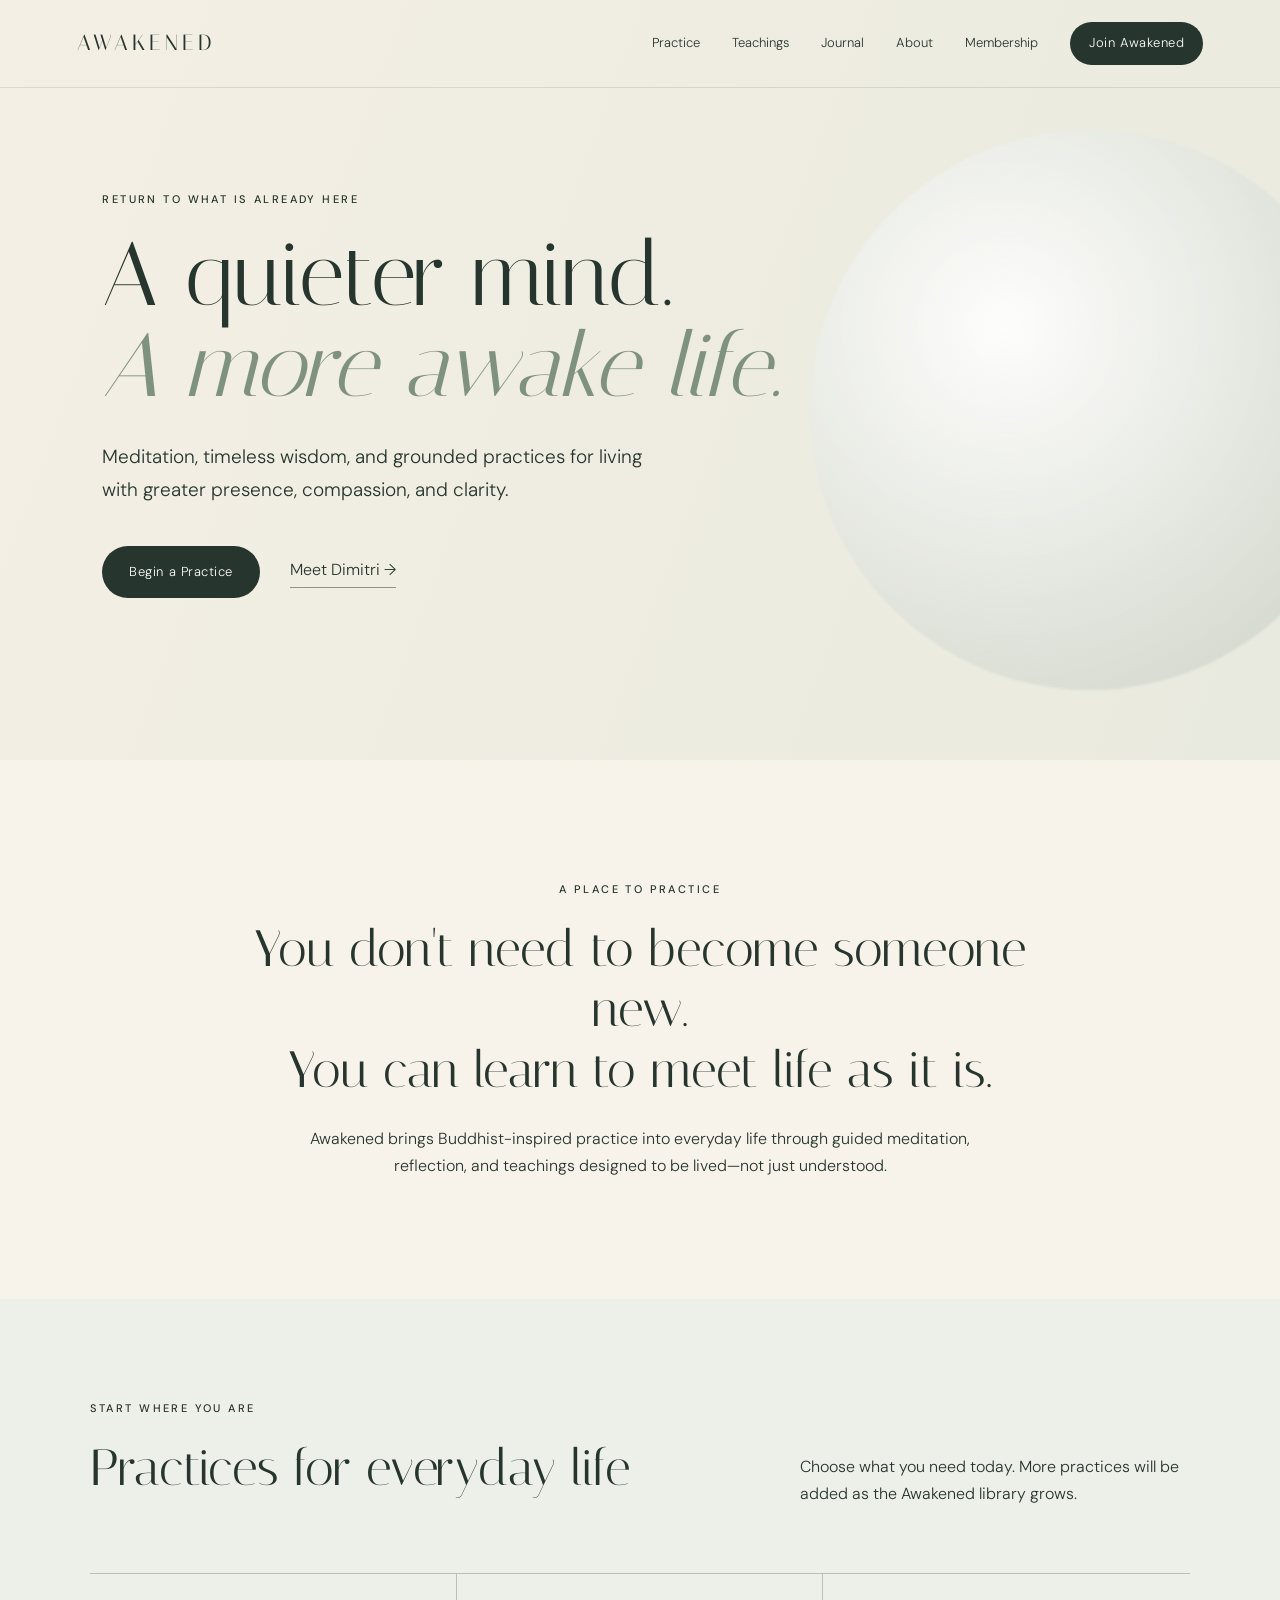
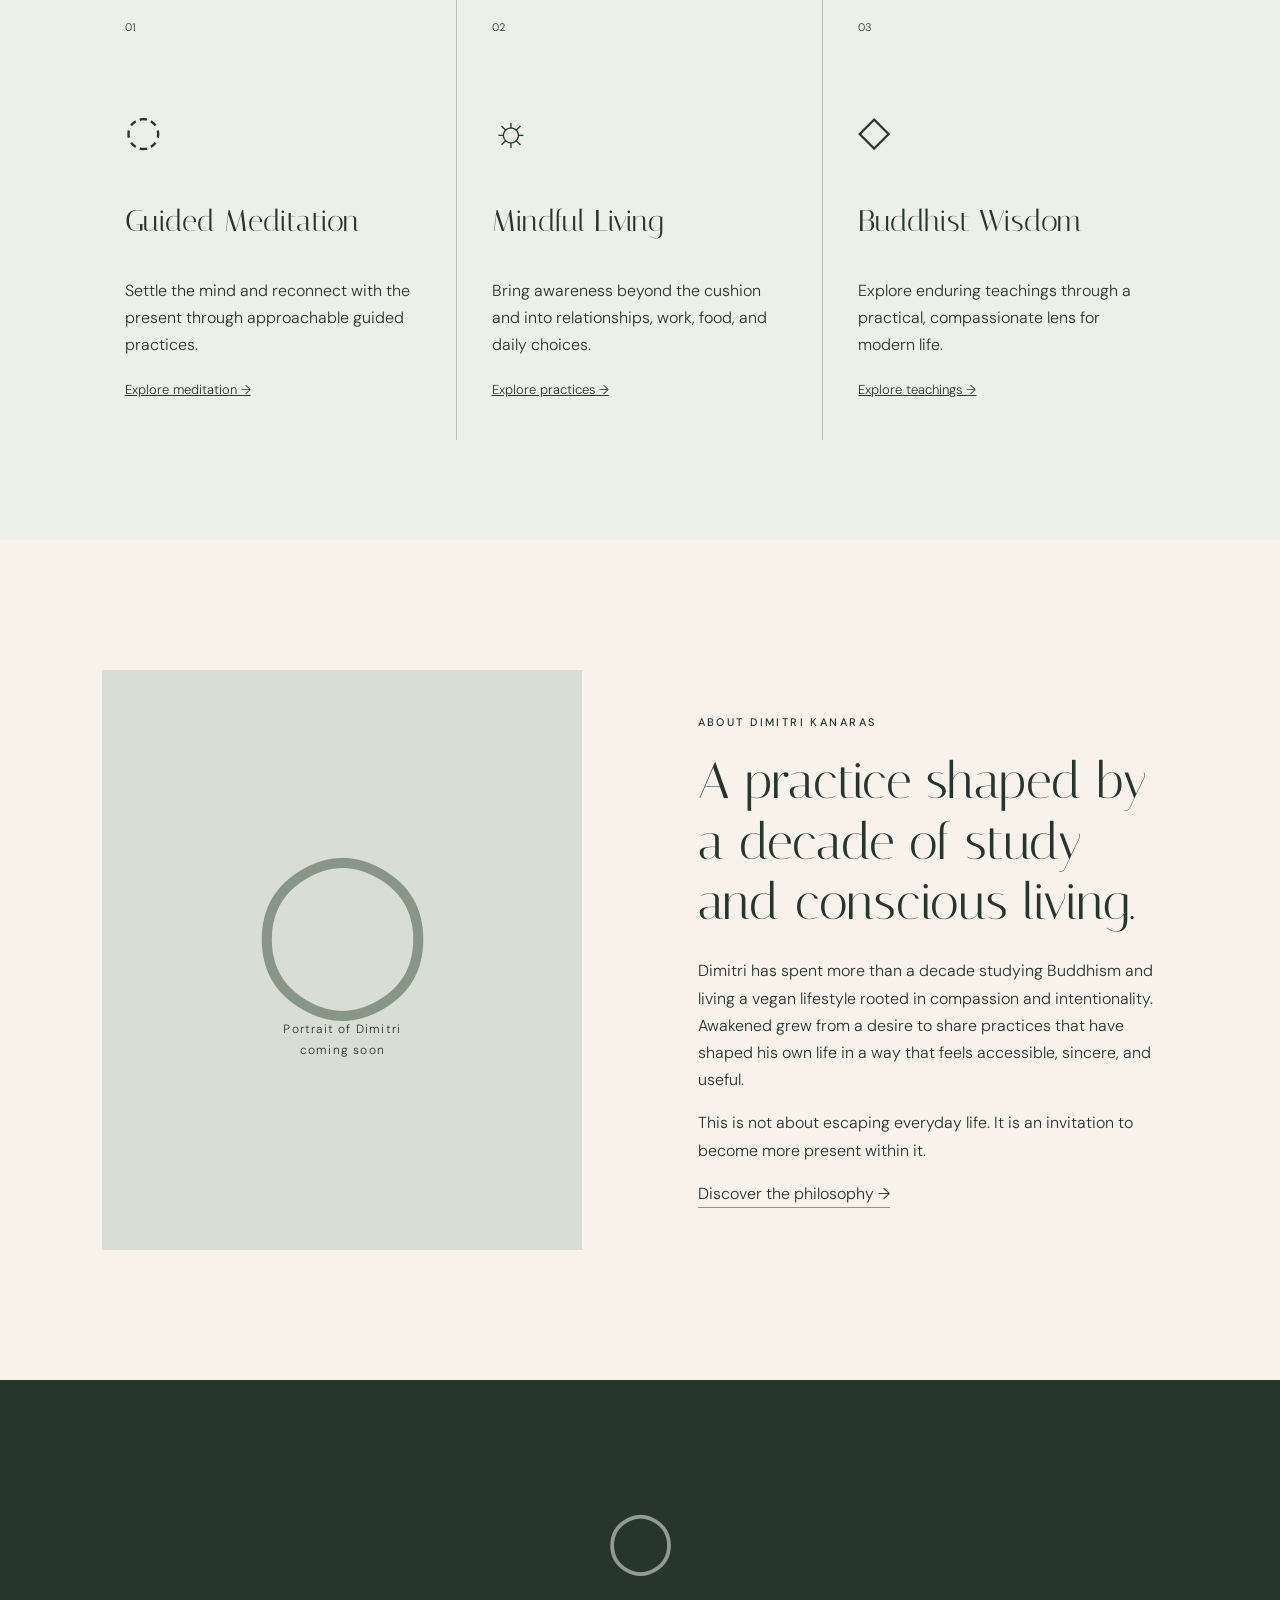
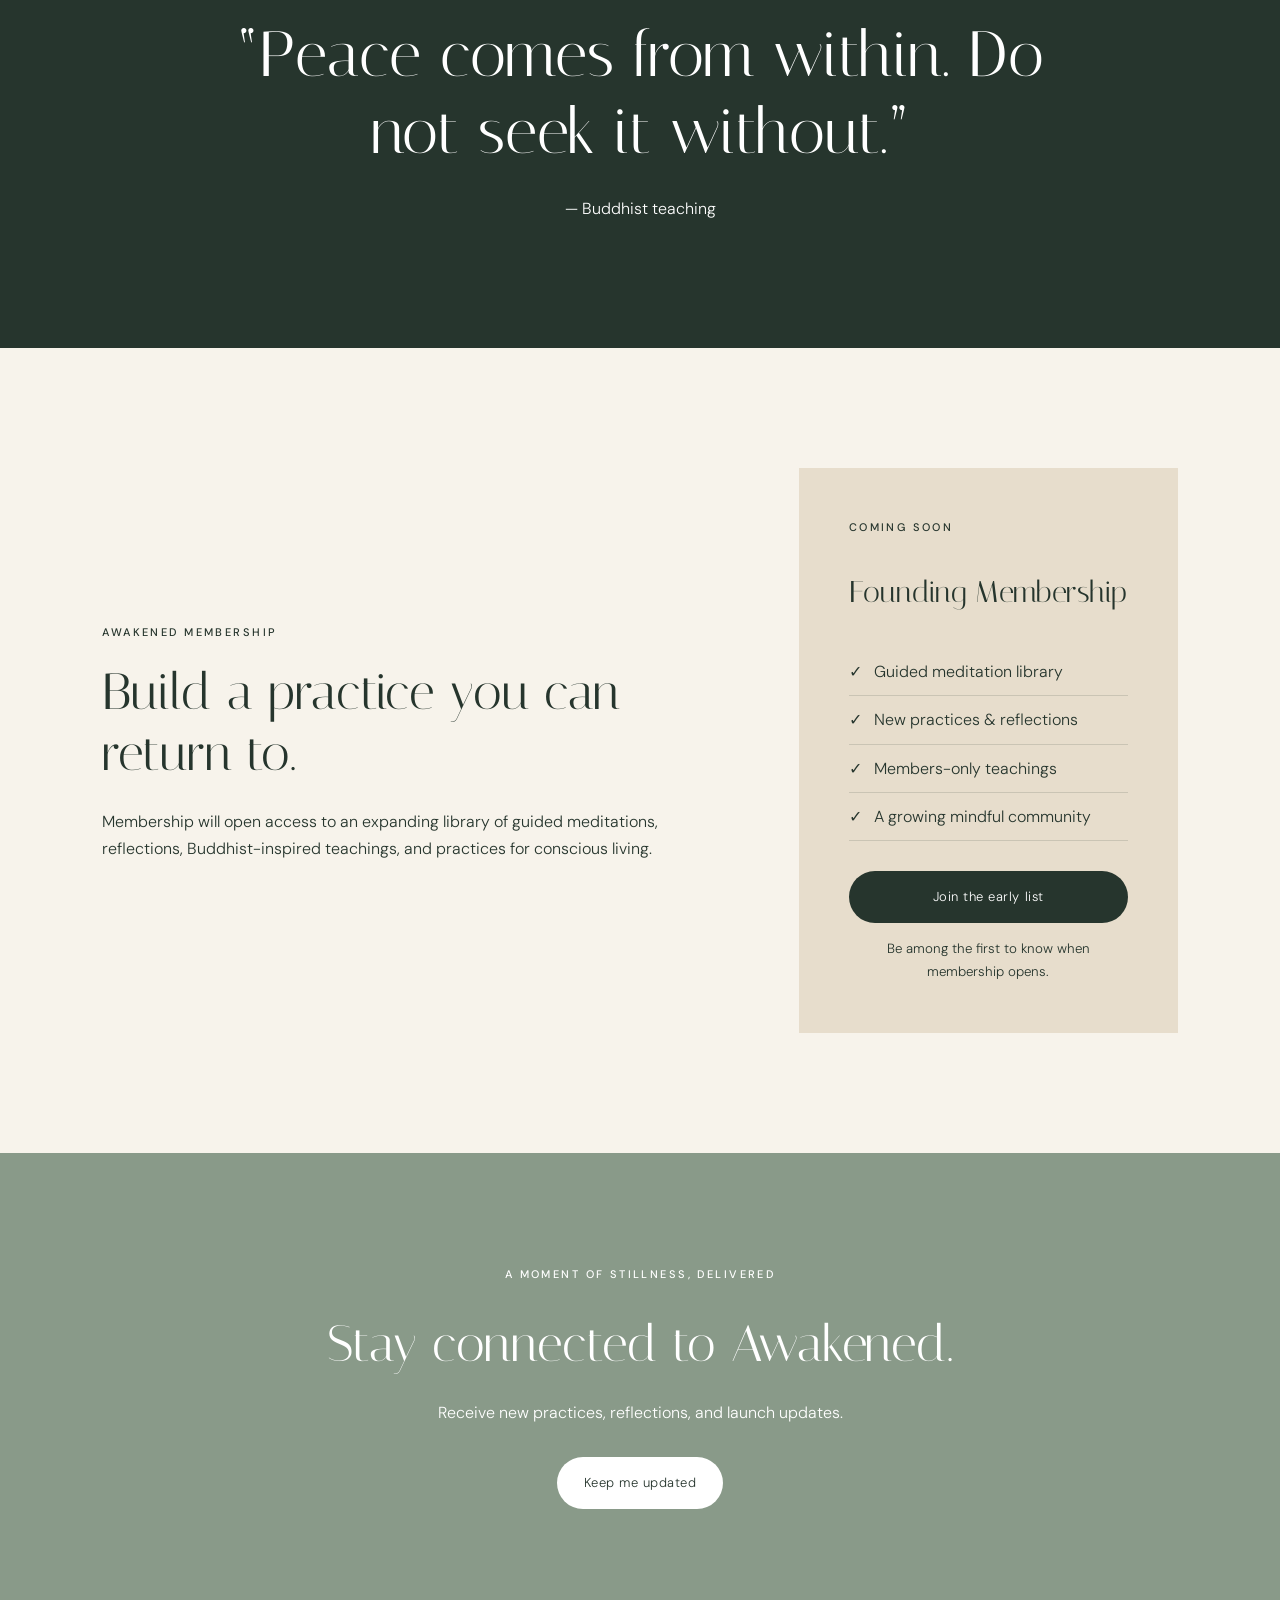
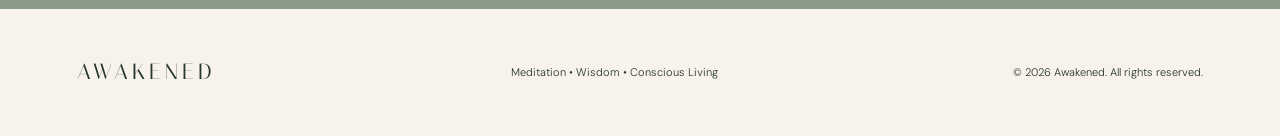
<file: index.html>
<!doctype html>
<html lang="en">
<head>
<meta charset="utf-8"><meta name="viewport" content="width=device-width,initial-scale=1">
<title>Awakened | Meditation, Wisdom & Conscious Living</title>
<meta name="description" content="Awakened is a space for meditation, Buddhist-inspired wisdom, mindful living and compassionate practice with Dimitri Kanaras.">
<link rel="stylesheet" href="styles.css">
</head>
<body>
<header class="nav"><a class="brand" href="#">AWAKENED</a><button class="menu" aria-label="Open menu">☰</button><nav><a href="practice.html">Practice</a><a href="teachings.html">Teachings</a><a href="blog.html">Journal</a><a href="about.html">About</a><a href="membership.html">Membership</a><a class="pill small" href="membership.html">Join Awakened</a></nav></header>
<main>
<section class="hero"><div class="hero-inner"><p class="eyebrow">RETURN TO WHAT IS ALREADY HERE</p><h1>A quieter mind.<br><em>A more awake life.</em></h1><p class="lead">Meditation, timeless wisdom, and grounded practices for living with greater presence, compassion, and clarity.</p><div class="actions"><a class="pill" href="practice.html">Begin a Practice</a><a class="text-link" href="about.html">Meet Dimitri →</a></div></div><div class="orb" aria-hidden="true"></div></section>
<section class="intro"><p class="eyebrow">A PLACE TO PRACTICE</p><h2>You don't need to become someone new.<br>You can learn to meet life as it is.</h2><p>Awakened brings Buddhist-inspired practice into everyday life through guided meditation, reflection, and teachings designed to be lived—not just understood.</p></section>
<section id="practice" class="cards-wrap"><div class="section-head"><div><p class="eyebrow">START WHERE YOU ARE</p><h2>Practices for everyday life</h2></div><p>Choose what you need today. More practices will be added as the Awakened library grows.</p></div><div class="cards">
<article><span>01</span><div class="icon">◌</div><h3>Guided Meditation</h3><p>Settle the mind and reconnect with the present through approachable guided practices.</p><a href="membership.html">Explore meditation →</a></article>
<article><span>02</span><div class="icon">☼</div><h3>Mindful Living</h3><p>Bring awareness beyond the cushion and into relationships, work, food, and daily choices.</p><a href="teachings.html">Explore practices →</a></article>
<article><span>03</span><div class="icon">◇</div><h3>Buddhist Wisdom</h3><p>Explore enduring teachings through a practical, compassionate lens for modern life.</p><a href="teachings.html">Explore teachings →</a></article>
</div></section>
<section id="about" class="about"><div class="portrait"><div class="enso">◯</div><p>Portrait of Dimitri<br>coming soon</p></div><div><p class="eyebrow">ABOUT DIMITRI KANARAS</p><h2>A practice shaped by a decade of study and conscious living.</h2><p>Dimitri has spent more than a decade studying Buddhism and living a vegan lifestyle rooted in compassion and intentionality. Awakened grew from a desire to share practices that have shaped his own life in a way that feels accessible, sincere, and useful.</p><p>This is not about escaping everyday life. It is an invitation to become more present within it.</p><a class="text-link" href="teachings.html">Discover the philosophy →</a></div></section>
<section id="teachings" class="quote"><div class="enso-small">◯</div><blockquote>“Peace comes from within. Do not seek it without.”</blockquote><p>— Buddhist teaching</p></section>
<section id="membership" class="membership"><div><p class="eyebrow">AWAKENED MEMBERSHIP</p><h2>Build a practice you can return to.</h2><p>Membership will open access to an expanding library of guided meditations, reflections, Buddhist-inspired teachings, and practices for conscious living.</p></div><div class="member-card"><p class="eyebrow">COMING SOON</p><h3>Founding Membership</h3><ul><li>Guided meditation library</li><li>New practices & reflections</li><li>Members-only teachings</li><li>A growing mindful community</li></ul><a class="pill full" href="mailto:hello@awakened.org?subject=Awakened%20Membership">Join the early list</a><small>Be among the first to know when membership opens.</small></div></section>
<section class="newsletter"><p class="eyebrow">A MOMENT OF STILLNESS, DELIVERED</p><h2>Stay connected to Awakened.</h2><p>Receive new practices, reflections, and launch updates.</p><a class="pill light" href="mailto:hello@awakened.org?subject=Keep%20me%20updated">Keep me updated</a></section>
</main>
<footer><a class="brand" href="#">AWAKENED</a><p>Meditation • Wisdom • Conscious Living</p><p>© 2026 Awakened. All rights reserved.</p></footer>
<script src="script.js"></script></body></html>
</file>
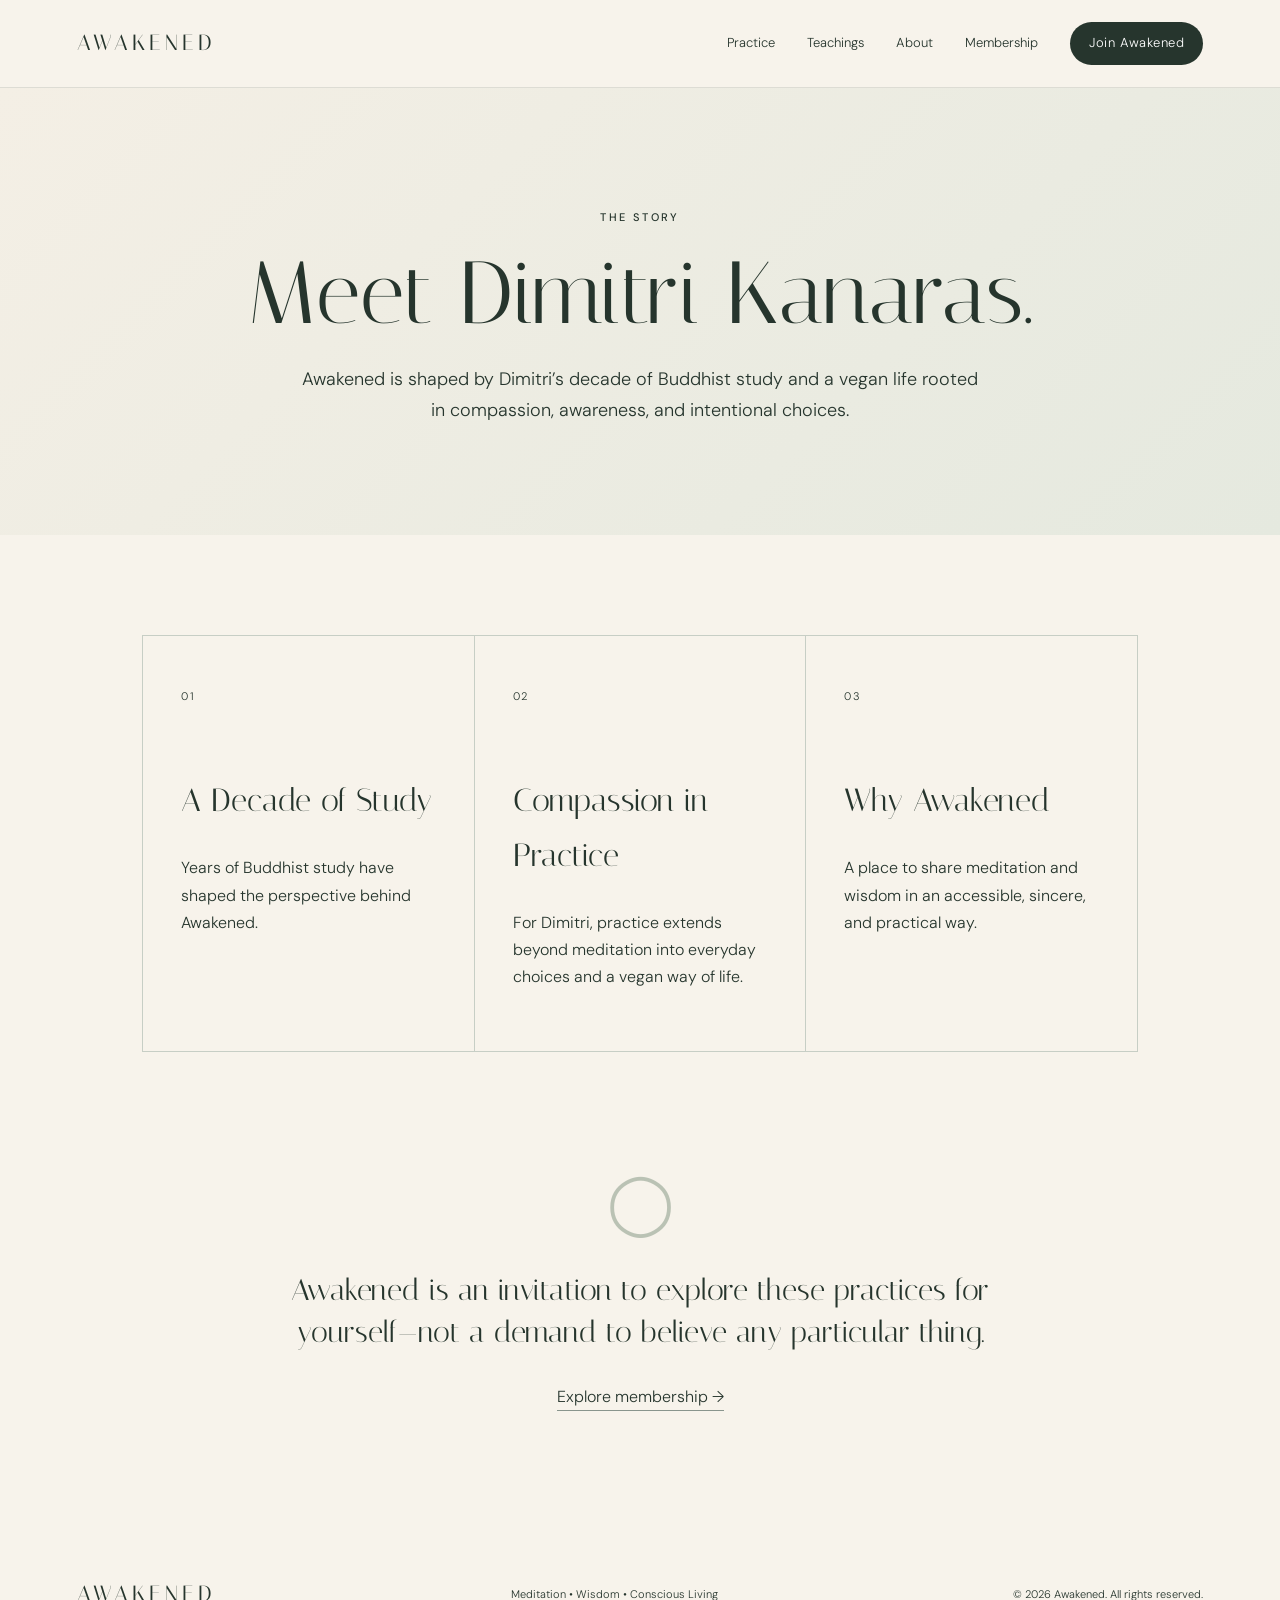
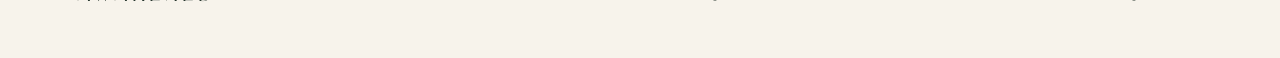
<file: about.html>
<!doctype html><html lang="en"><head><meta charset="utf-8"><meta name="viewport" content="width=device-width,initial-scale=1"><title>About | Awakened</title><meta name="description" content="Awakened is shaped by Dimitri’s decade of Buddhist study and a vegan life rooted in compassion, awareness, and intentional choices."><link rel="stylesheet" href="styles.css"></head><body><header class="nav page-nav"><a class="brand" href="index.html">AWAKENED</a><button class="menu" aria-label="Open menu">☰</button><nav><a href="practice.html">Practice</a><a href="teachings.html">Teachings</a><a href="about.html">About</a><a href="membership.html">Membership</a><a class="pill small" href="membership.html">Join Awakened</a></nav></header><main><section class="page-hero"><p class="eyebrow">THE STORY</p><h1>Meet Dimitri Kanaras.</h1><p>Awakened is shaped by Dimitri’s decade of Buddhist study and a vegan life rooted in compassion, awareness, and intentional choices.</p></section><section class="page-content"><div class="page-cards"><article><span>01</span><h2>A Decade of Study</h2><p>Years of Buddhist study have shaped the perspective behind Awakened.</p></article><article><span>02</span><h2>Compassion in Practice</h2><p>For Dimitri, practice extends beyond meditation into everyday choices and a vegan way of life.</p></article><article><span>03</span><h2>Why Awakened</h2><p>A place to share meditation and wisdom in an accessible, sincere, and practical way.</p></article></div><div class="page-note"><div class="enso-small">◯</div><p>Awakened is an invitation to explore these practices for yourself—not a demand to believe any particular thing.</p><a class="text-link" href="membership.html">Explore membership →</a></div></section></main><footer><a class="brand" href="index.html">AWAKENED</a><p>Meditation • Wisdom • Conscious Living</p><p>© 2026 Awakened. All rights reserved.</p></footer><script src="script.js"></script></body></html>
</file>
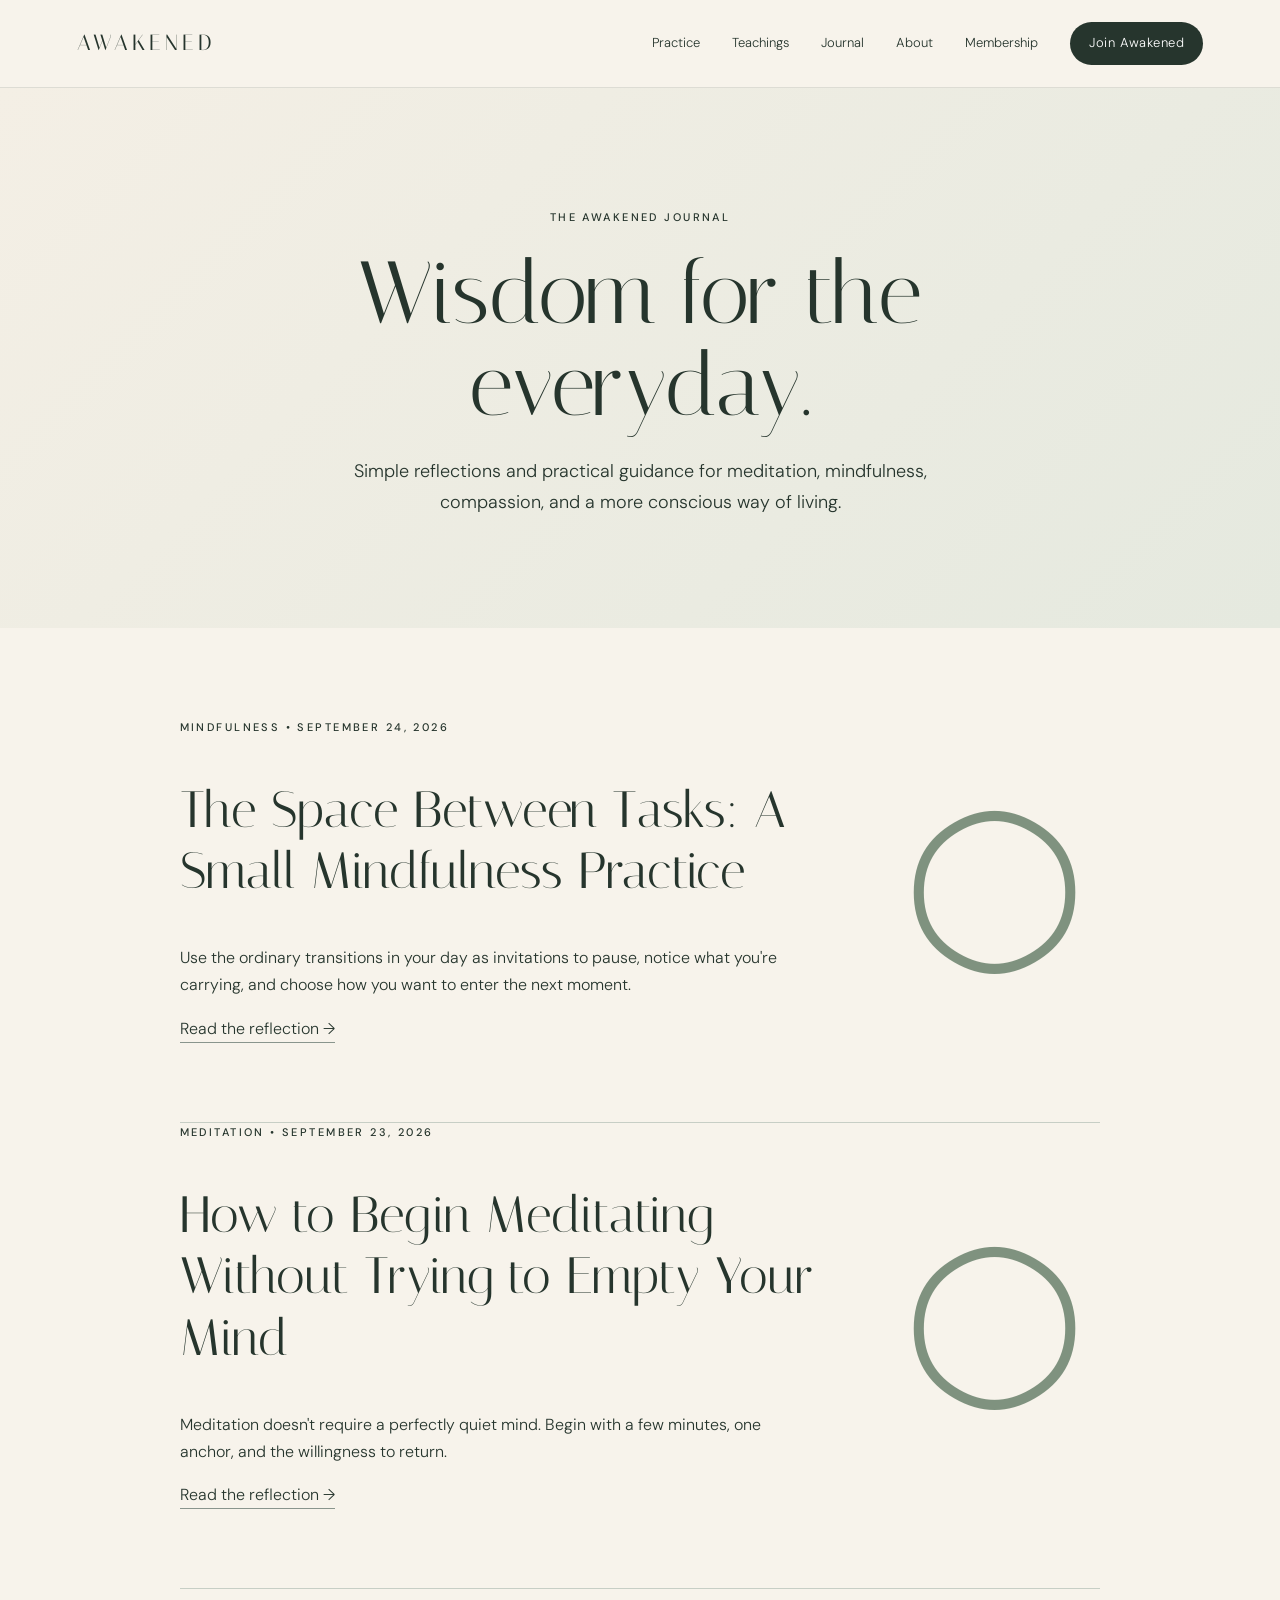
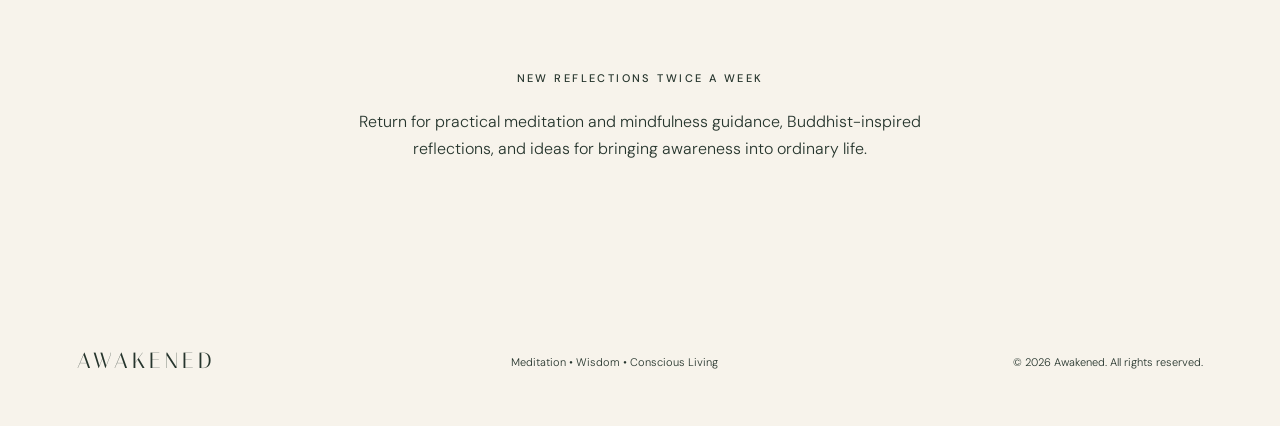
<file: blog.html>
<!doctype html><html lang="en"><head><meta charset="utf-8"><meta name="viewport" content="width=device-width,initial-scale=1"><title>Journal | Awakened</title><meta name="description" content="Meditation, mindfulness, Buddhist-inspired wisdom and conscious living from Awakened."><link rel="stylesheet" href="styles.css"></head><body><header class="nav page-nav"><a class="brand" href="index.html">AWAKENED</a><button class="menu" aria-label="Open menu">☰</button><nav><a href="practice.html">Practice</a><a href="teachings.html">Teachings</a><a href="blog.html">Journal</a><a href="about.html">About</a><a href="membership.html">Membership</a><a class="pill small" href="membership.html">Join Awakened</a></nav></header><main><section class="page-hero"><p class="eyebrow">THE AWAKENED JOURNAL</p><h1>Wisdom for the everyday.</h1><p>Simple reflections and practical guidance for meditation, mindfulness, compassion, and a more conscious way of living.</p></section><section class="blog-index"><article class="blog-feature"><div><p class="eyebrow">MINDFULNESS • SEPTEMBER 24, 2026</p><h2><a href="blog/mindful-transition-between-tasks.html">The Space Between Tasks: A Small Mindfulness Practice</a></h2><p>Use the ordinary transitions in your day as invitations to pause, notice what you're carrying, and choose how you want to enter the next moment.</p><a class="text-link" href="blog/mindful-transition-between-tasks.html">Read the reflection →</a></div><div class="journal-mark">◯</div></article><article class="blog-feature"><div><p class="eyebrow">MEDITATION • SEPTEMBER 23, 2026</p><h2><a href="blog/begin-meditating.html">How to Begin Meditating Without Trying to Empty Your Mind</a></h2><p>Meditation doesn't require a perfectly quiet mind. Begin with a few minutes, one anchor, and the willingness to return.</p><a class="text-link" href="blog/begin-meditating.html">Read the reflection →</a></div><div class="journal-mark">◯</div></article><div class="blog-coming"><p class="eyebrow">NEW REFLECTIONS TWICE A WEEK</p><p>Return for practical meditation and mindfulness guidance, Buddhist-inspired reflections, and ideas for bringing awareness into ordinary life.</p></div></section></main><footer><a class="brand" href="index.html">AWAKENED</a><p>Meditation • Wisdom • Conscious Living</p><p>© 2026 Awakened. All rights reserved.</p></footer><script src="script.js"></script></body></html>
</file>
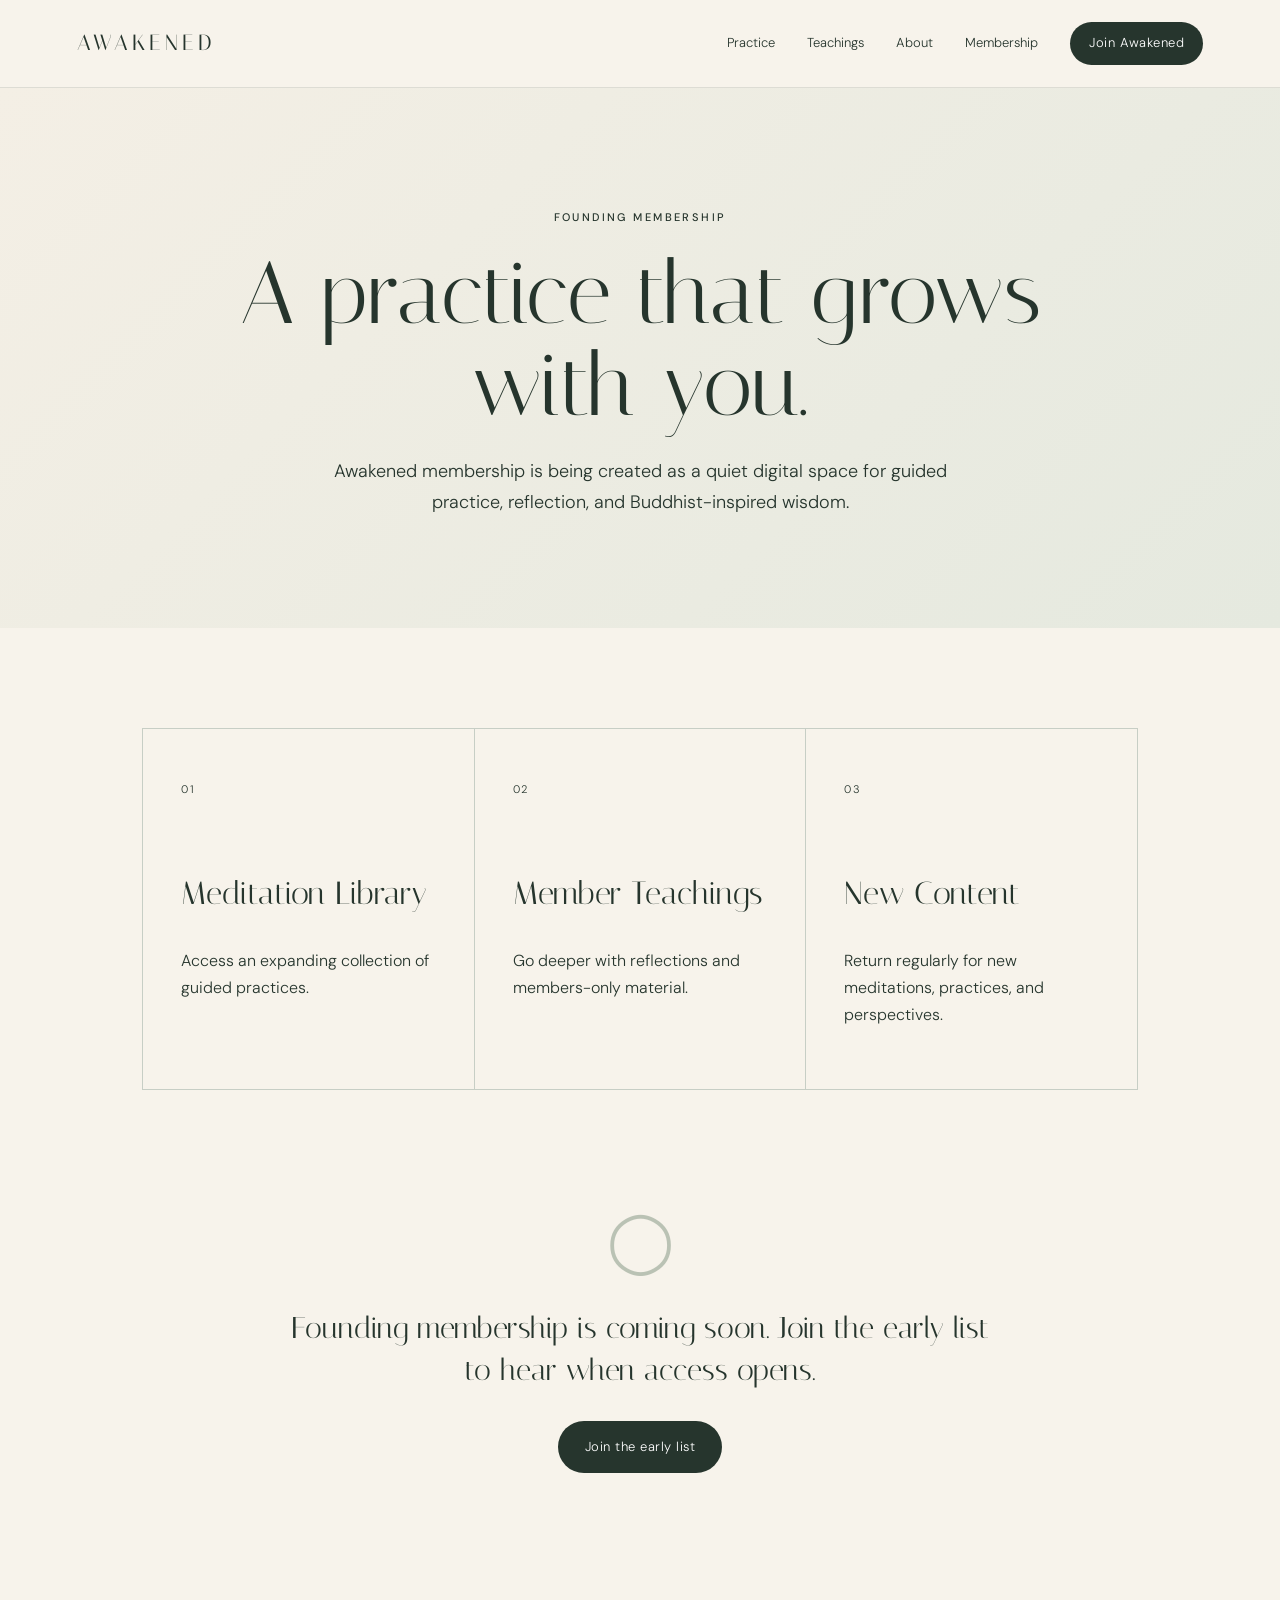
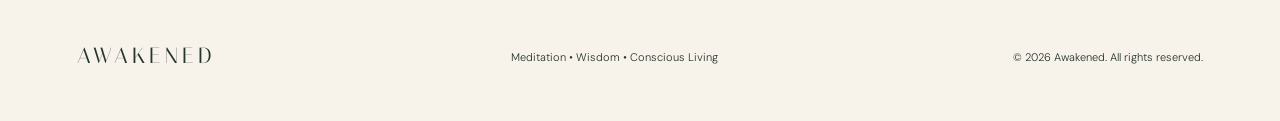
<file: membership.html>
<!doctype html><html lang="en"><head><meta charset="utf-8"><meta name="viewport" content="width=device-width,initial-scale=1"><title>Membership | Awakened</title><meta name="description" content="Awakened membership is being created as a quiet digital space for guided practice, reflection, and Buddhist-inspired wisdom."><link rel="stylesheet" href="styles.css"></head><body><header class="nav page-nav"><a class="brand" href="index.html">AWAKENED</a><button class="menu" aria-label="Open menu">☰</button><nav><a href="practice.html">Practice</a><a href="teachings.html">Teachings</a><a href="about.html">About</a><a href="membership.html">Membership</a><a class="pill small" href="membership.html">Join Awakened</a></nav></header><main><section class="page-hero"><p class="eyebrow">FOUNDING MEMBERSHIP</p><h1>A practice that grows with you.</h1><p>Awakened membership is being created as a quiet digital space for guided practice, reflection, and Buddhist-inspired wisdom.</p></section><section class="page-content"><div class="page-cards"><article><span>01</span><h2>Meditation Library</h2><p>Access an expanding collection of guided practices.</p></article><article><span>02</span><h2>Member Teachings</h2><p>Go deeper with reflections and members-only material.</p></article><article><span>03</span><h2>New Content</h2><p>Return regularly for new meditations, practices, and perspectives.</p></article></div><div class="page-note"><div class="enso-small">◯</div><p>Founding membership is coming soon. Join the early list to hear when access opens.</p><a class="pill" href="mailto:hello@awakened.org?subject=Awakened%20Membership">Join the early list</a></div></section></main><footer><a class="brand" href="index.html">AWAKENED</a><p>Meditation • Wisdom • Conscious Living</p><p>© 2026 Awakened. All rights reserved.</p></footer><script src="script.js"></script></body></html>
</file>
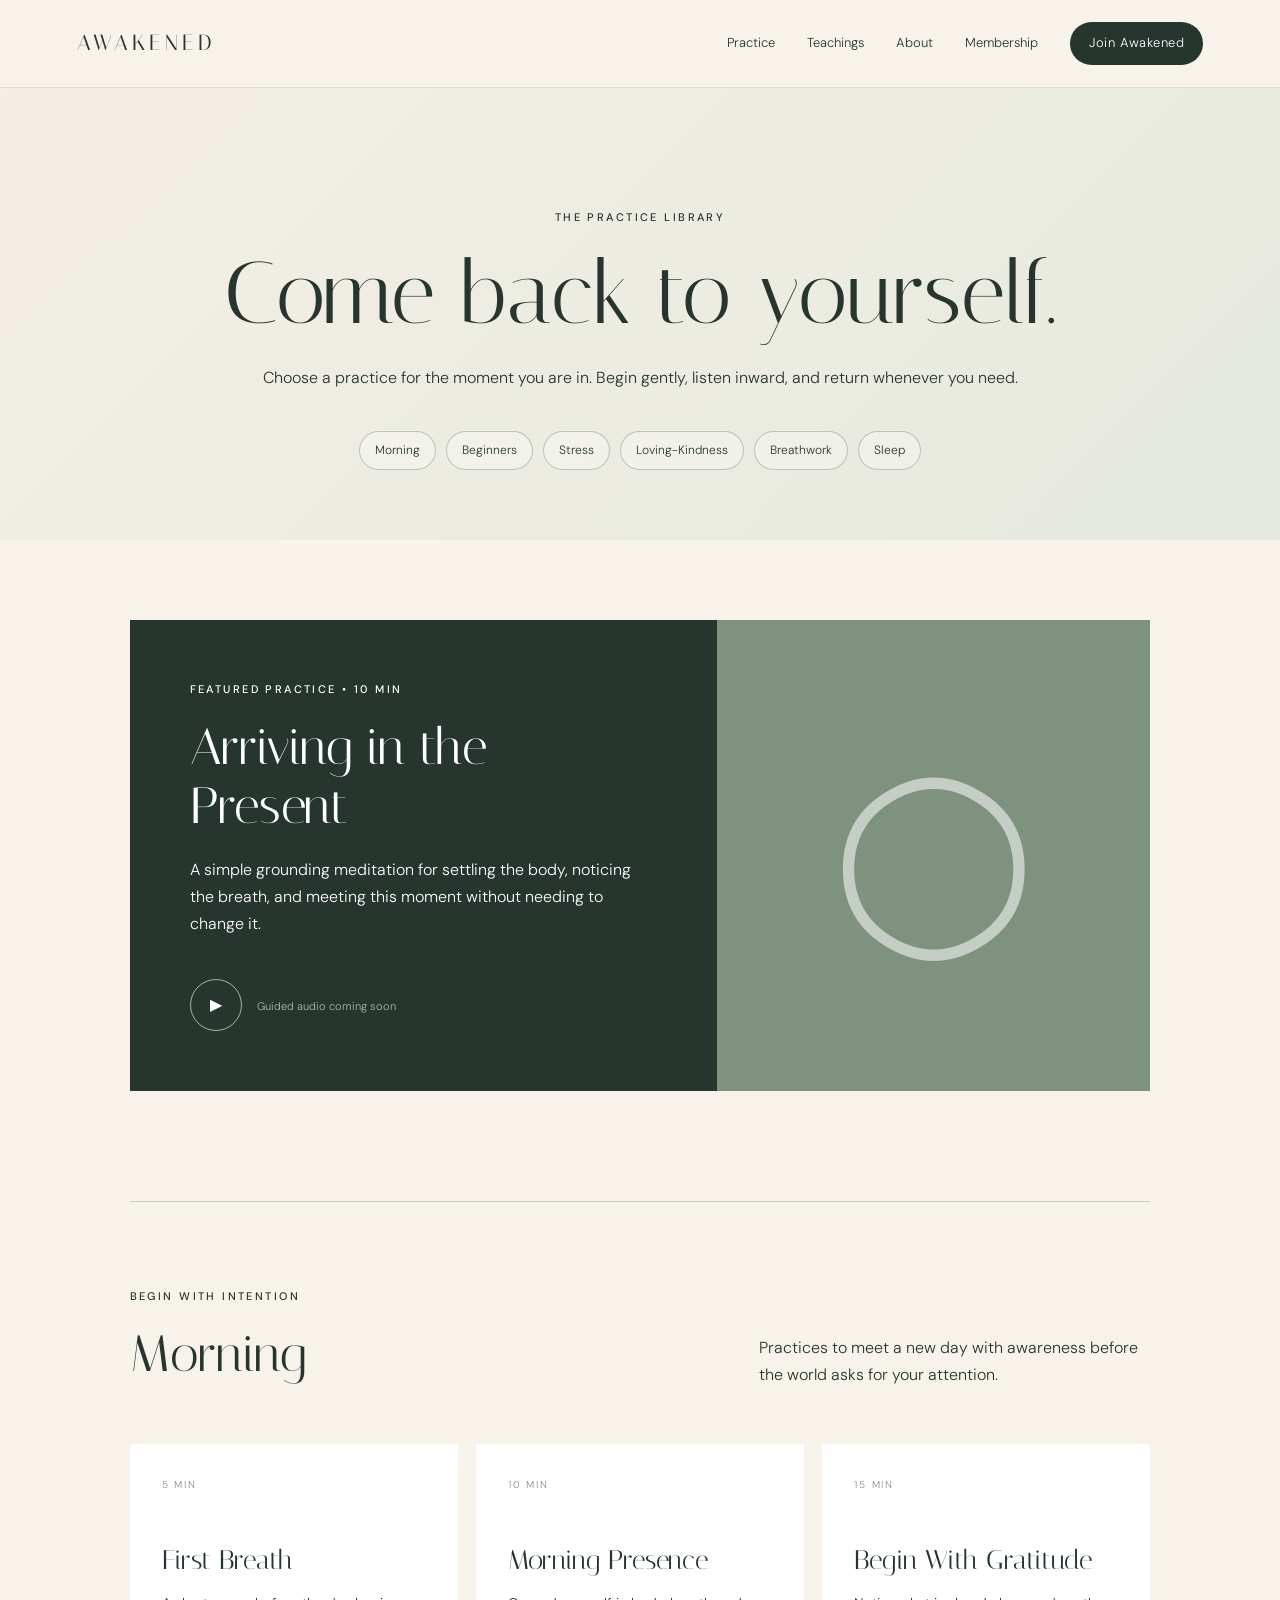
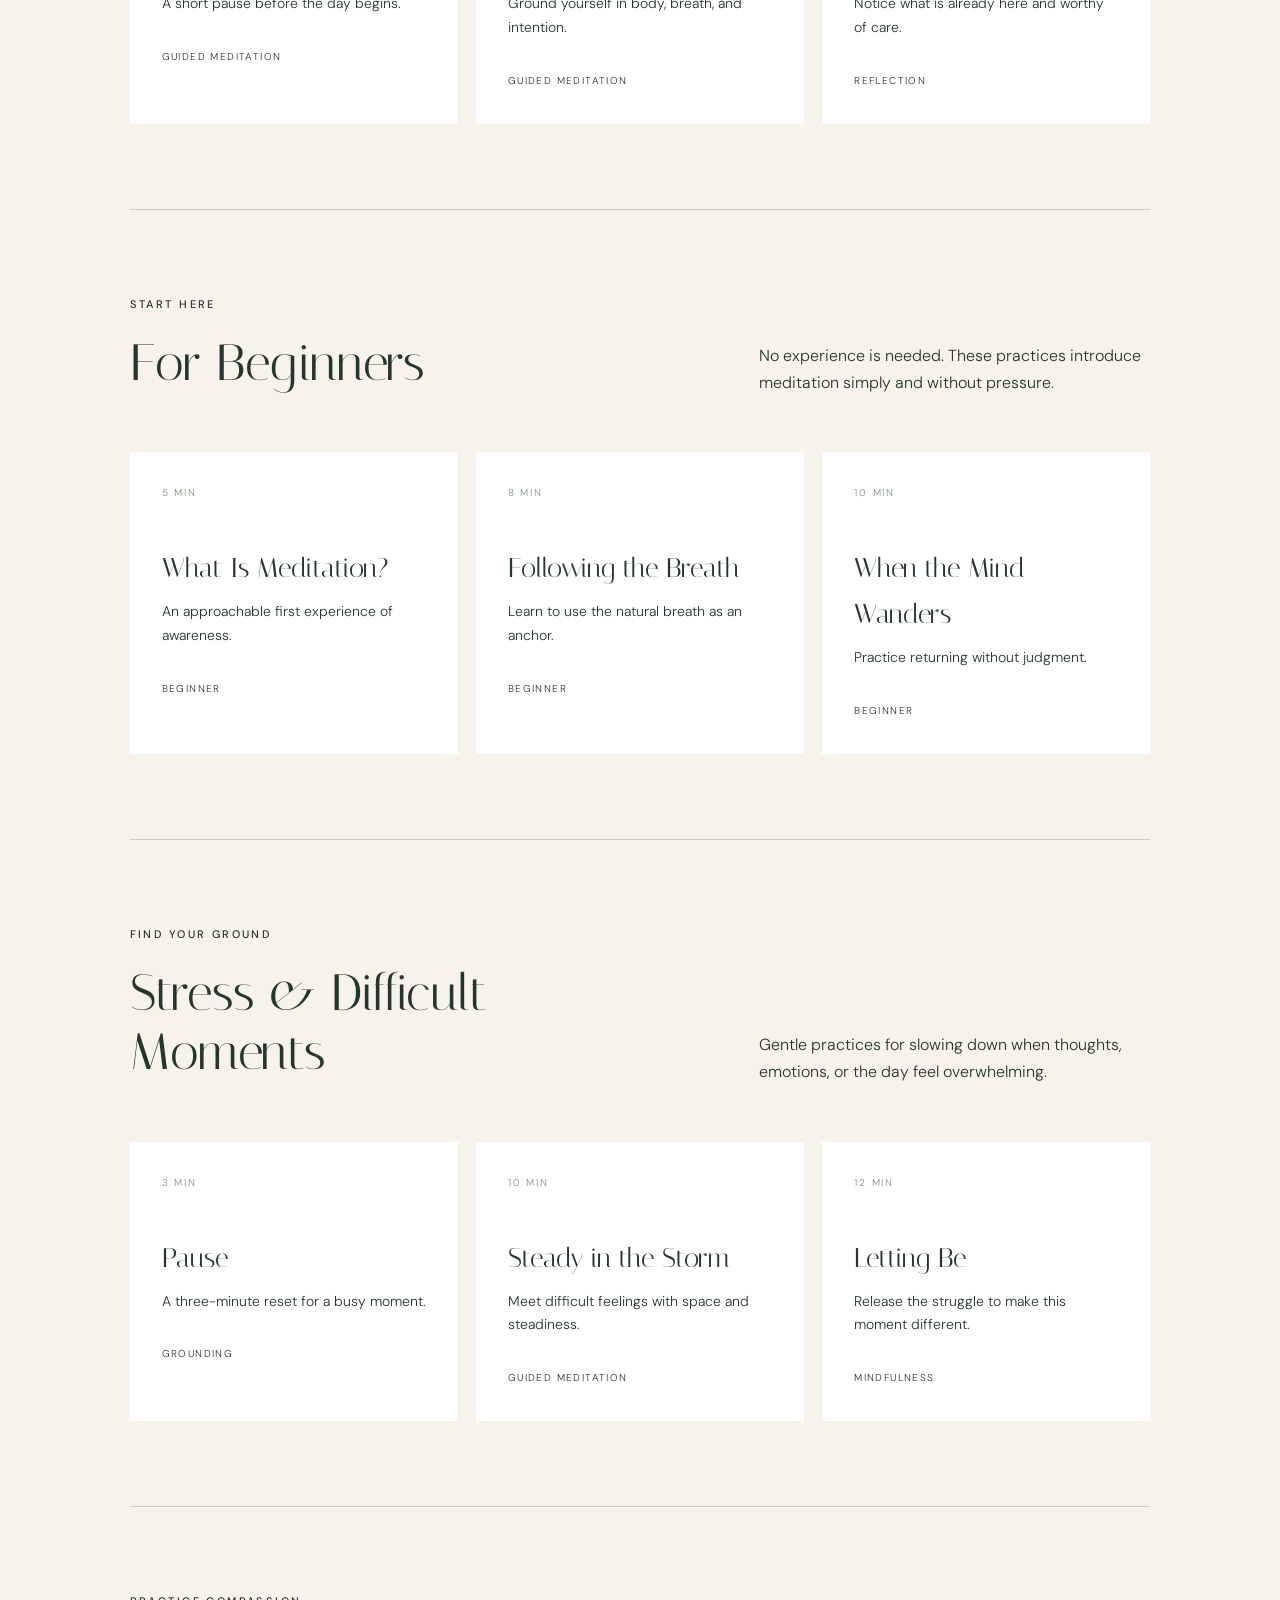
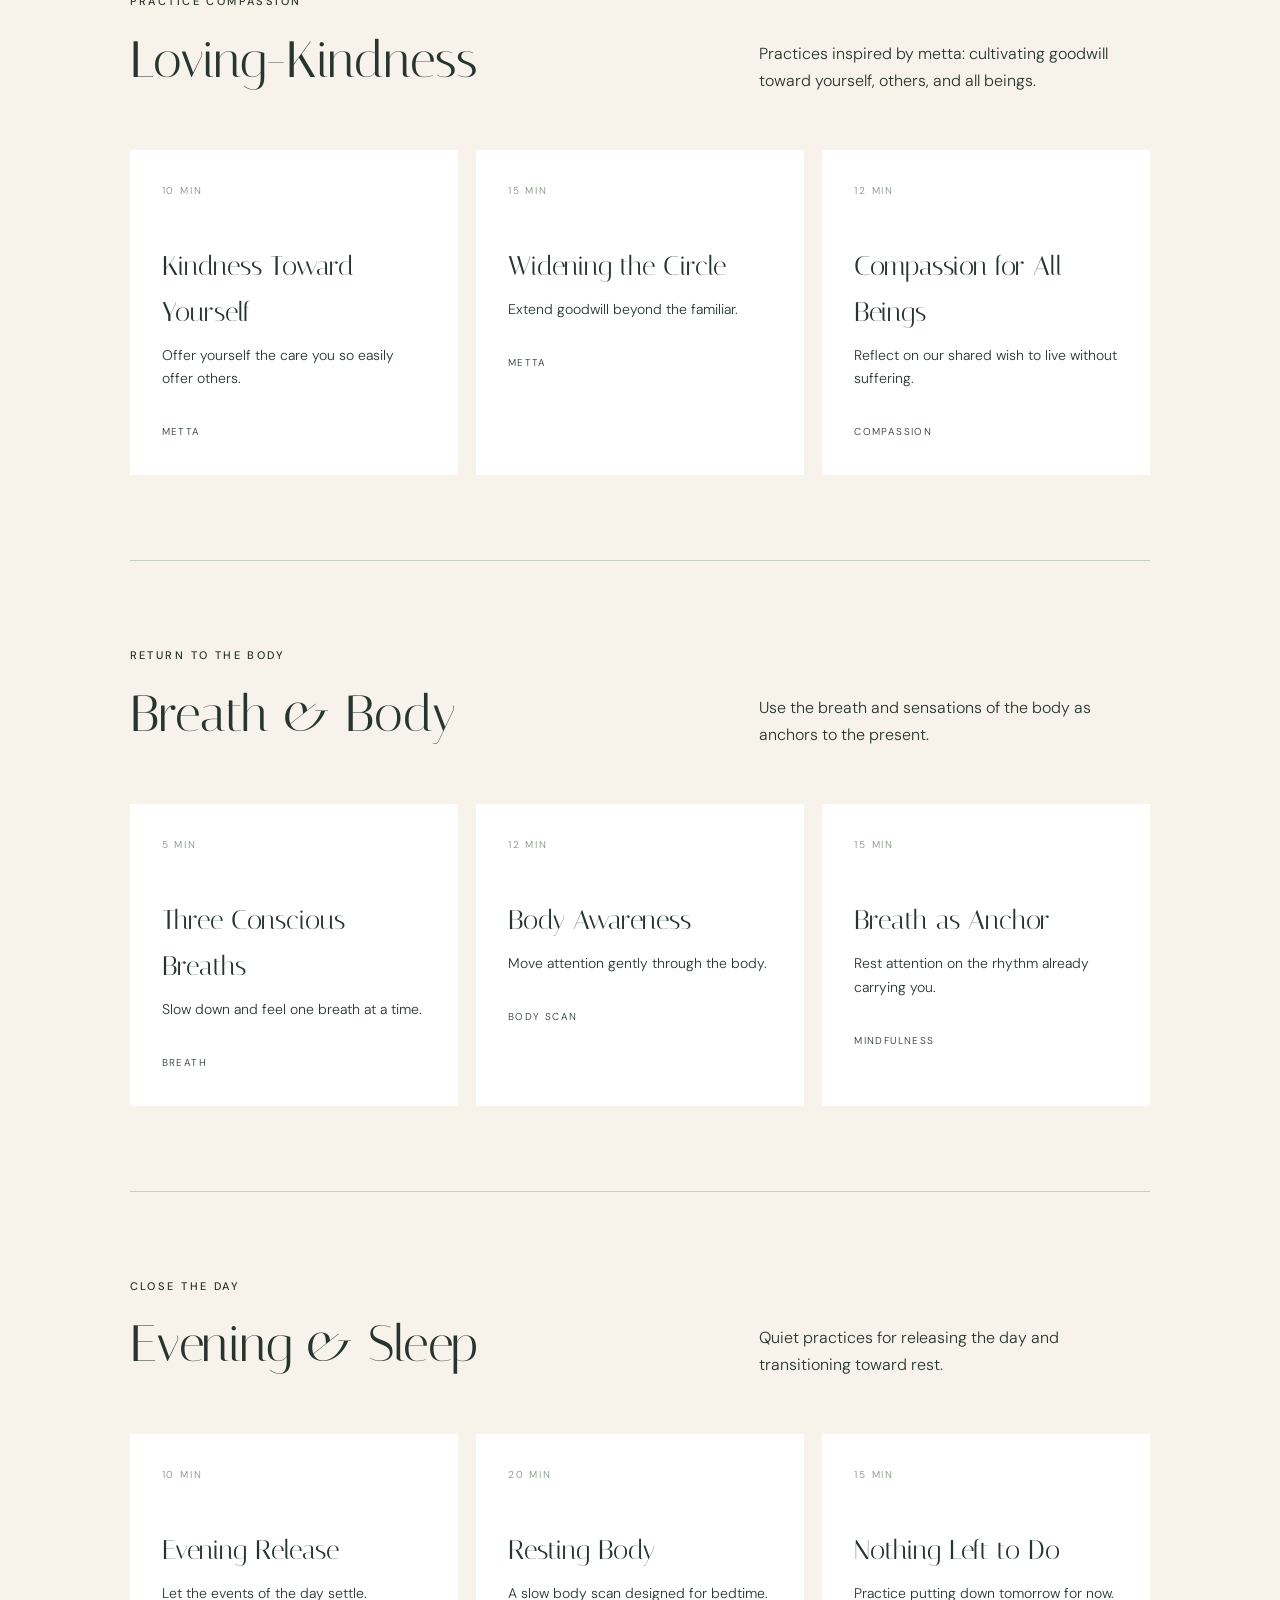
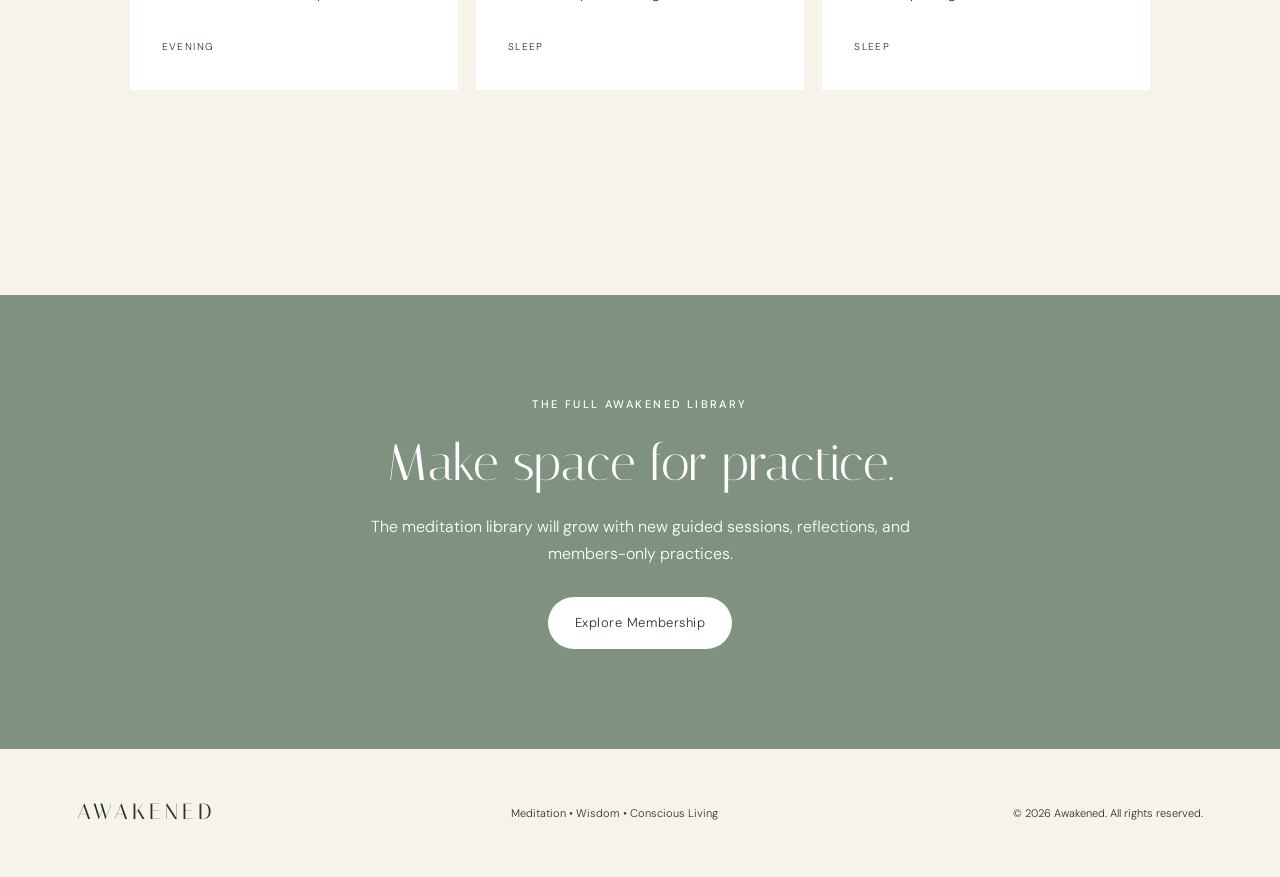
<file: practice.html>
<!doctype html><html lang="en"><head><meta charset="utf-8"><meta name="viewport" content="width=device-width,initial-scale=1"><title>Practice | Awakened</title><meta name="description" content="Explore guided meditation and mindful practices for everyday life with Awakened."><link rel="stylesheet" href="styles.css"></head><body>
<header class="nav page-nav"><a class="brand" href="index.html">AWAKENED</a><button class="menu" aria-label="Open menu">☰</button><nav><a href="practice.html">Practice</a><a href="teachings.html">Teachings</a><a href="about.html">About</a><a href="membership.html">Membership</a><a class="pill small" href="membership.html">Join Awakened</a></nav></header>
<main><section class="page-hero practice-hero"><p class="eyebrow">THE PRACTICE LIBRARY</p><h1>Come back to yourself.</h1><p>Choose a practice for the moment you are in. Begin gently, listen inward, and return whenever you need.</p><div class="practice-filter"><a href="#morning">Morning</a><a href="#beginners">Beginners</a><a href="#stress">Stress</a><a href="#loving">Loving-Kindness</a><a href="#breath">Breathwork</a><a href="#sleep">Sleep</a></div></section>
<section class="practice-library">
<div class="featured-practice"><div><p class="eyebrow">FEATURED PRACTICE • 10 MIN</p><h2>Arriving in the Present</h2><p>A simple grounding meditation for settling the body, noticing the breath, and meeting this moment without needing to change it.</p><button class="play-button" type="button" aria-label="Audio coming soon">▶</button><span class="audio-note">Guided audio coming soon</span></div><div class="practice-art"><div class="practice-circle">◯</div></div></div>
<div class="practice-section" id="morning"><div class="library-heading"><div><p class="eyebrow">BEGIN WITH INTENTION</p><h2>Morning</h2></div><p>Practices to meet a new day with awareness before the world asks for your attention.</p></div><div class="meditation-grid"><article><div class="duration">5 MIN</div><h3>First Breath</h3><p>A short pause before the day begins.</p><span>Guided Meditation</span></article><article><div class="duration">10 MIN</div><h3>Morning Presence</h3><p>Ground yourself in body, breath, and intention.</p><span>Guided Meditation</span></article><article><div class="duration">15 MIN</div><h3>Begin With Gratitude</h3><p>Notice what is already here and worthy of care.</p><span>Reflection</span></article></div></div>
<div class="practice-section" id="beginners"><div class="library-heading"><div><p class="eyebrow">START HERE</p><h2>For Beginners</h2></div><p>No experience is needed. These practices introduce meditation simply and without pressure.</p></div><div class="meditation-grid"><article><div class="duration">5 MIN</div><h3>What Is Meditation?</h3><p>An approachable first experience of awareness.</p><span>Beginner</span></article><article><div class="duration">8 MIN</div><h3>Following the Breath</h3><p>Learn to use the natural breath as an anchor.</p><span>Beginner</span></article><article><div class="duration">10 MIN</div><h3>When the Mind Wanders</h3><p>Practice returning without judgment.</p><span>Beginner</span></article></div></div>
<div class="practice-section" id="stress"><div class="library-heading"><div><p class="eyebrow">FIND YOUR GROUND</p><h2>Stress & Difficult Moments</h2></div><p>Gentle practices for slowing down when thoughts, emotions, or the day feel overwhelming.</p></div><div class="meditation-grid"><article><div class="duration">3 MIN</div><h3>Pause</h3><p>A three-minute reset for a busy moment.</p><span>Grounding</span></article><article><div class="duration">10 MIN</div><h3>Steady in the Storm</h3><p>Meet difficult feelings with space and steadiness.</p><span>Guided Meditation</span></article><article><div class="duration">12 MIN</div><h3>Letting Be</h3><p>Release the struggle to make this moment different.</p><span>Mindfulness</span></article></div></div>
<div class="practice-section" id="loving"><div class="library-heading"><div><p class="eyebrow">PRACTICE COMPASSION</p><h2>Loving-Kindness</h2></div><p>Practices inspired by metta: cultivating goodwill toward yourself, others, and all beings.</p></div><div class="meditation-grid"><article><div class="duration">10 MIN</div><h3>Kindness Toward Yourself</h3><p>Offer yourself the care you so easily offer others.</p><span>Metta</span></article><article><div class="duration">15 MIN</div><h3>Widening the Circle</h3><p>Extend goodwill beyond the familiar.</p><span>Metta</span></article><article><div class="duration">12 MIN</div><h3>Compassion for All Beings</h3><p>Reflect on our shared wish to live without suffering.</p><span>Compassion</span></article></div></div>
<div class="practice-section" id="breath"><div class="library-heading"><div><p class="eyebrow">RETURN TO THE BODY</p><h2>Breath & Body</h2></div><p>Use the breath and sensations of the body as anchors to the present.</p></div><div class="meditation-grid"><article><div class="duration">5 MIN</div><h3>Three Conscious Breaths</h3><p>Slow down and feel one breath at a time.</p><span>Breath</span></article><article><div class="duration">12 MIN</div><h3>Body Awareness</h3><p>Move attention gently through the body.</p><span>Body Scan</span></article><article><div class="duration">15 MIN</div><h3>Breath as Anchor</h3><p>Rest attention on the rhythm already carrying you.</p><span>Mindfulness</span></article></div></div>
<div class="practice-section" id="sleep"><div class="library-heading"><div><p class="eyebrow">CLOSE THE DAY</p><h2>Evening & Sleep</h2></div><p>Quiet practices for releasing the day and transitioning toward rest.</p></div><div class="meditation-grid"><article><div class="duration">10 MIN</div><h3>Evening Release</h3><p>Let the events of the day settle.</p><span>Evening</span></article><article><div class="duration">20 MIN</div><h3>Resting Body</h3><p>A slow body scan designed for bedtime.</p><span>Sleep</span></article><article><div class="duration">15 MIN</div><h3>Nothing Left to Do</h3><p>Practice putting down tomorrow for now.</p><span>Sleep</span></article></div></div>
</section>
<section class="practice-members"><p class="eyebrow">THE FULL AWAKENED LIBRARY</p><h2>Make space for practice.</h2><p>The meditation library will grow with new guided sessions, reflections, and members-only practices.</p><a class="pill light" href="membership.html">Explore Membership</a></section>
</main><footer><a class="brand" href="index.html">AWAKENED</a><p>Meditation • Wisdom • Conscious Living</p><p>© 2026 Awakened. All rights reserved.</p></footer><script src="script.js"></script></body></html>
</file>
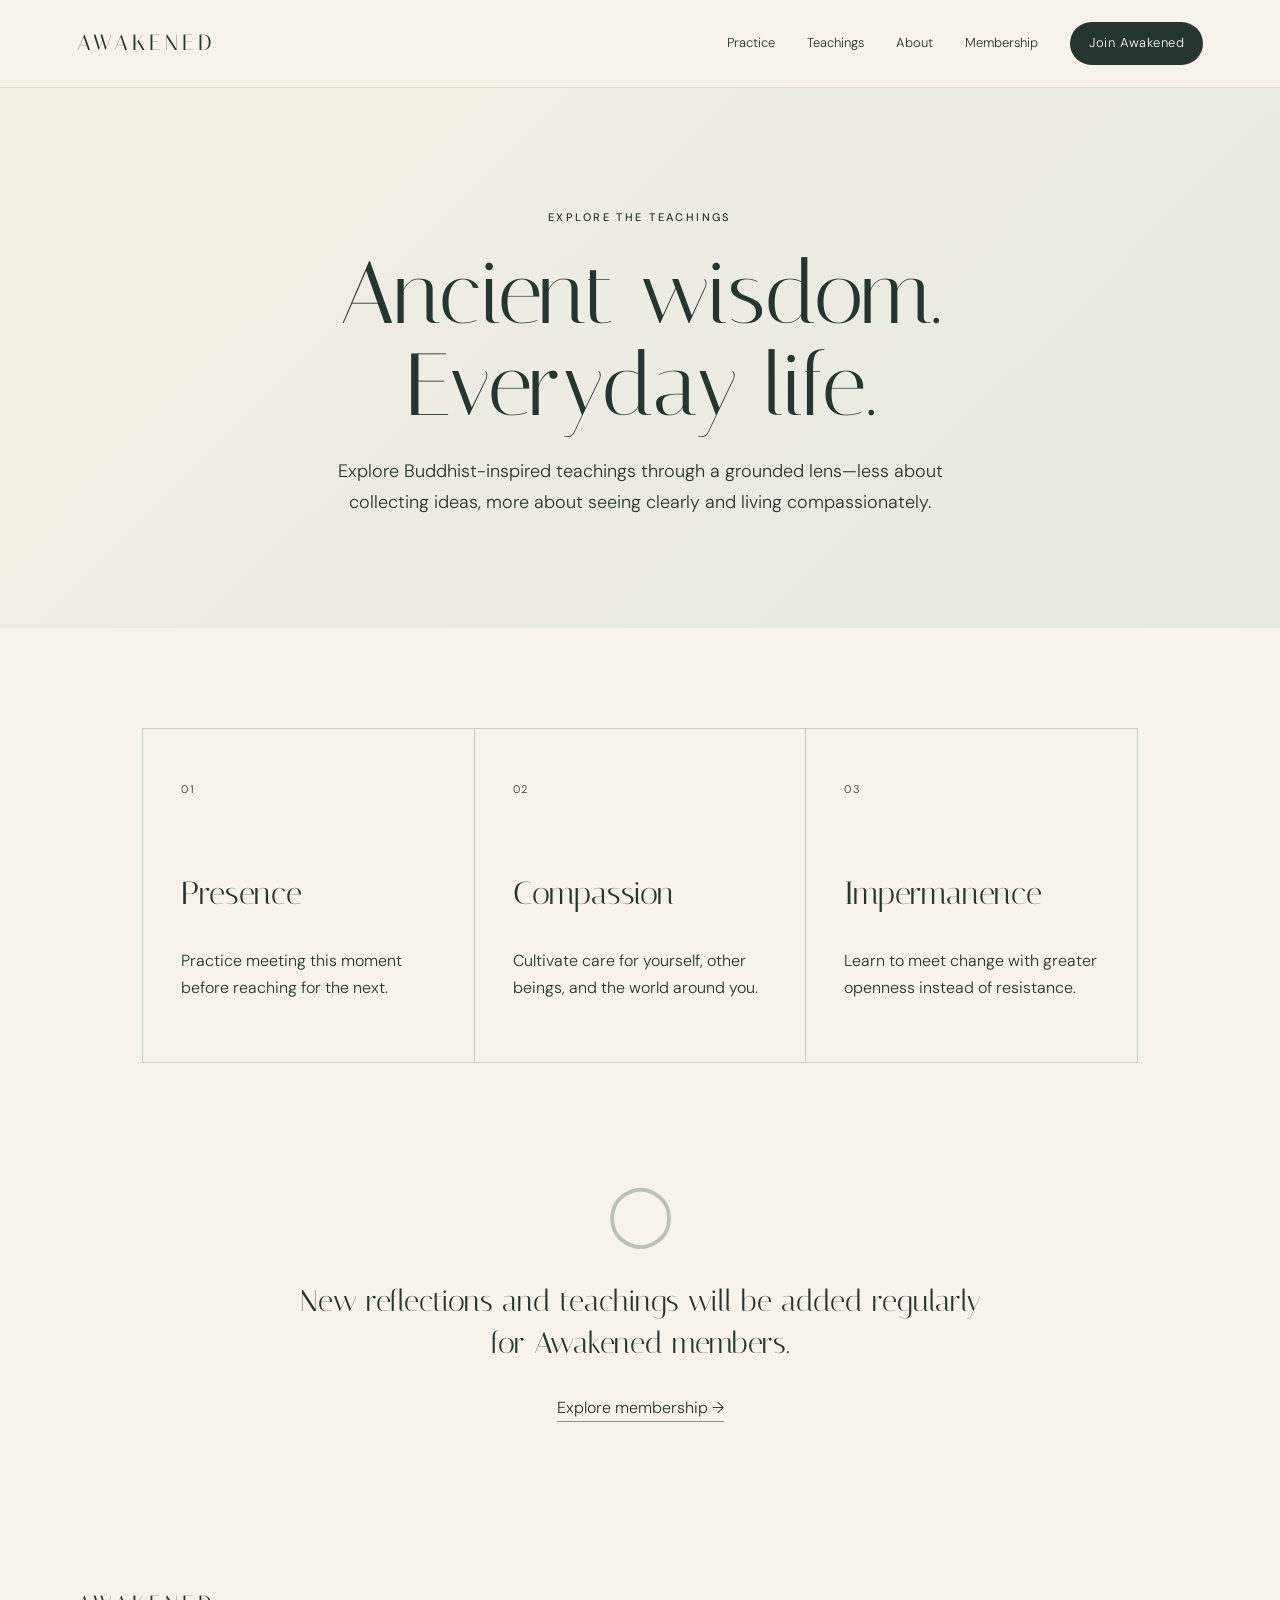
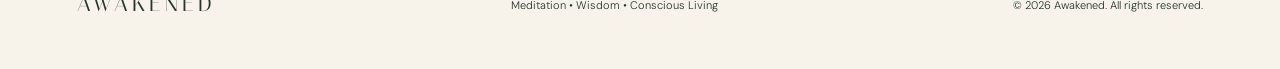
<file: teachings.html>
<!doctype html><html lang="en"><head><meta charset="utf-8"><meta name="viewport" content="width=device-width,initial-scale=1"><title>Teachings | Awakened</title><meta name="description" content="Explore Buddhist-inspired teachings through a grounded lens—less about collecting ideas, more about seeing clearly and living compassionately."><link rel="stylesheet" href="styles.css"></head><body><header class="nav page-nav"><a class="brand" href="index.html">AWAKENED</a><button class="menu" aria-label="Open menu">☰</button><nav><a href="practice.html">Practice</a><a href="teachings.html">Teachings</a><a href="about.html">About</a><a href="membership.html">Membership</a><a class="pill small" href="membership.html">Join Awakened</a></nav></header><main><section class="page-hero"><p class="eyebrow">EXPLORE THE TEACHINGS</p><h1>Ancient wisdom. Everyday life.</h1><p>Explore Buddhist-inspired teachings through a grounded lens—less about collecting ideas, more about seeing clearly and living compassionately.</p></section><section class="page-content"><div class="page-cards"><article><span>01</span><h2>Presence</h2><p>Practice meeting this moment before reaching for the next.</p></article><article><span>02</span><h2>Compassion</h2><p>Cultivate care for yourself, other beings, and the world around you.</p></article><article><span>03</span><h2>Impermanence</h2><p>Learn to meet change with greater openness instead of resistance.</p></article></div><div class="page-note"><div class="enso-small">◯</div><p>New reflections and teachings will be added regularly for Awakened members.</p><a class="text-link" href="membership.html">Explore membership →</a></div></section></main><footer><a class="brand" href="index.html">AWAKENED</a><p>Meditation • Wisdom • Conscious Living</p><p>© 2026 Awakened. All rights reserved.</p></footer><script src="script.js"></script></body></html>
</file>
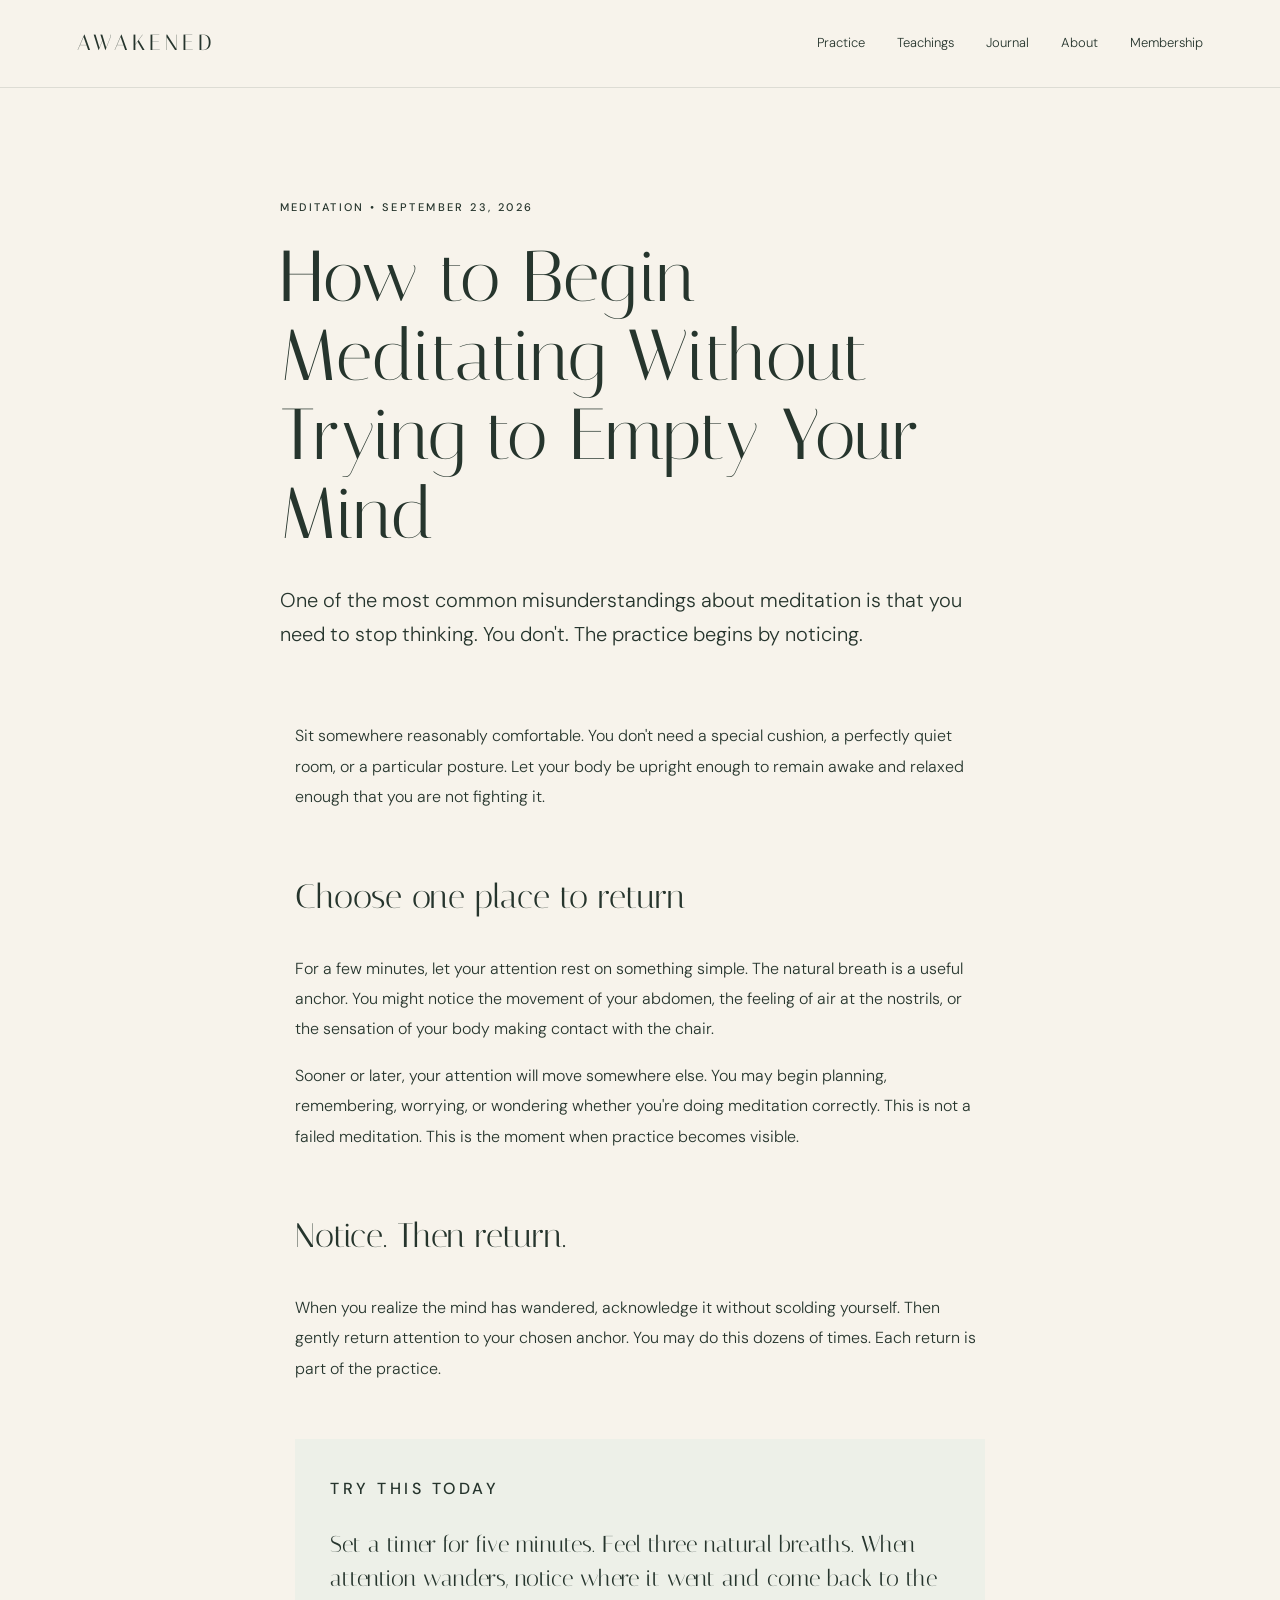
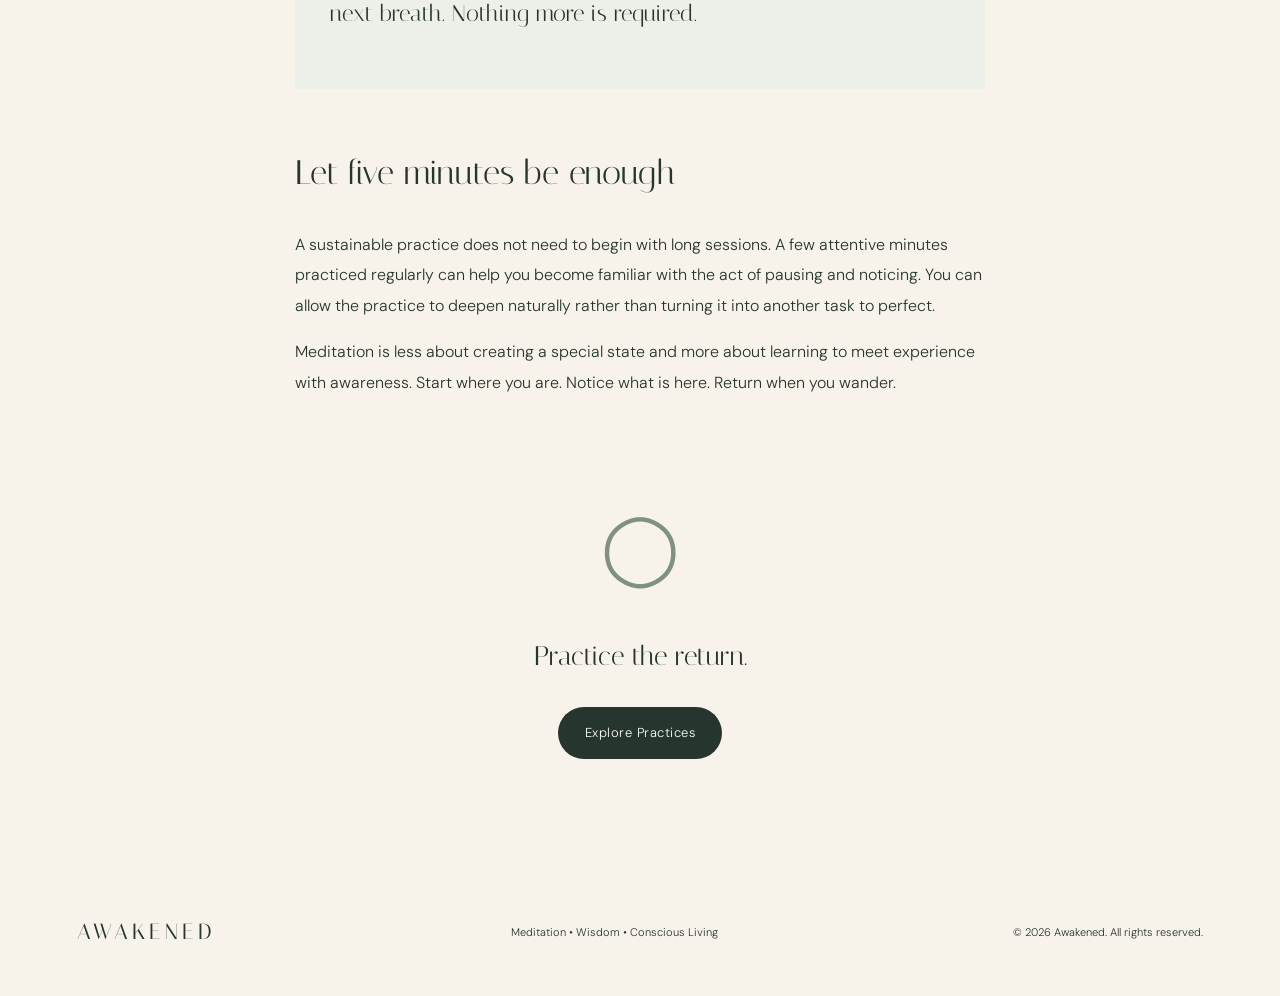
<file: blog/begin-meditating.html>
<!doctype html><html lang="en"><head><meta charset="utf-8"><meta name="viewport" content="width=device-width,initial-scale=1"><title>How to Begin Meditating Without Trying to Empty Your Mind | Awakened</title><meta name="description" content="A simple beginner approach to meditation: choose an anchor, notice when attention wanders, and gently return."><link rel="stylesheet" href="../styles.css"></head><body><header class="nav page-nav"><a class="brand" href="../index.html">AWAKENED</a><button class="menu" aria-label="Open menu">☰</button><nav><a href="../practice.html">Practice</a><a href="../teachings.html">Teachings</a><a href="../blog.html">Journal</a><a href="../about.html">About</a><a href="../membership.html">Membership</a></nav></header><main><article class="article"><p class="eyebrow">MEDITATION • SEPTEMBER 23, 2026</p><h1>How to Begin Meditating Without Trying to Empty Your Mind</h1><p class="article-lead">One of the most common misunderstandings about meditation is that you need to stop thinking. You don't. The practice begins by noticing.</p><div class="article-body"><p>Sit somewhere reasonably comfortable. You don't need a special cushion, a perfectly quiet room, or a particular posture. Let your body be upright enough to remain awake and relaxed enough that you are not fighting it.</p><h2>Choose one place to return</h2><p>For a few minutes, let your attention rest on something simple. The natural breath is a useful anchor. You might notice the movement of your abdomen, the feeling of air at the nostrils, or the sensation of your body making contact with the chair.</p><p>Sooner or later, your attention will move somewhere else. You may begin planning, remembering, worrying, or wondering whether you're doing meditation correctly. This is not a failed meditation. This is the moment when practice becomes visible.</p><h2>Notice. Then return.</h2><p>When you realize the mind has wandered, acknowledge it without scolding yourself. Then gently return attention to your chosen anchor. You may do this dozens of times. Each return is part of the practice.</p><div class="article-pause"><p class="eyebrow">TRY THIS TODAY</p><p>Set a timer for five minutes. Feel three natural breaths. When attention wanders, notice where it went and come back to the next breath. Nothing more is required.</p></div><h2>Let five minutes be enough</h2><p>A sustainable practice does not need to begin with long sessions. A few attentive minutes practiced regularly can help you become familiar with the act of pausing and noticing. You can allow the practice to deepen naturally rather than turning it into another task to perfect.</p><p>Meditation is less about creating a special state and more about learning to meet experience with awareness. Start where you are. Notice what is here. Return when you wander.</p></div><div class="article-end"><div>◯</div><p>Practice the return.</p><a class="pill" href="../practice.html">Explore Practices</a></div></article></main><footer><a class="brand" href="../index.html">AWAKENED</a><p>Meditation • Wisdom • Conscious Living</p><p>© 2026 Awakened. All rights reserved.</p></footer><script src="../script.js"></script></body></html>
</file>
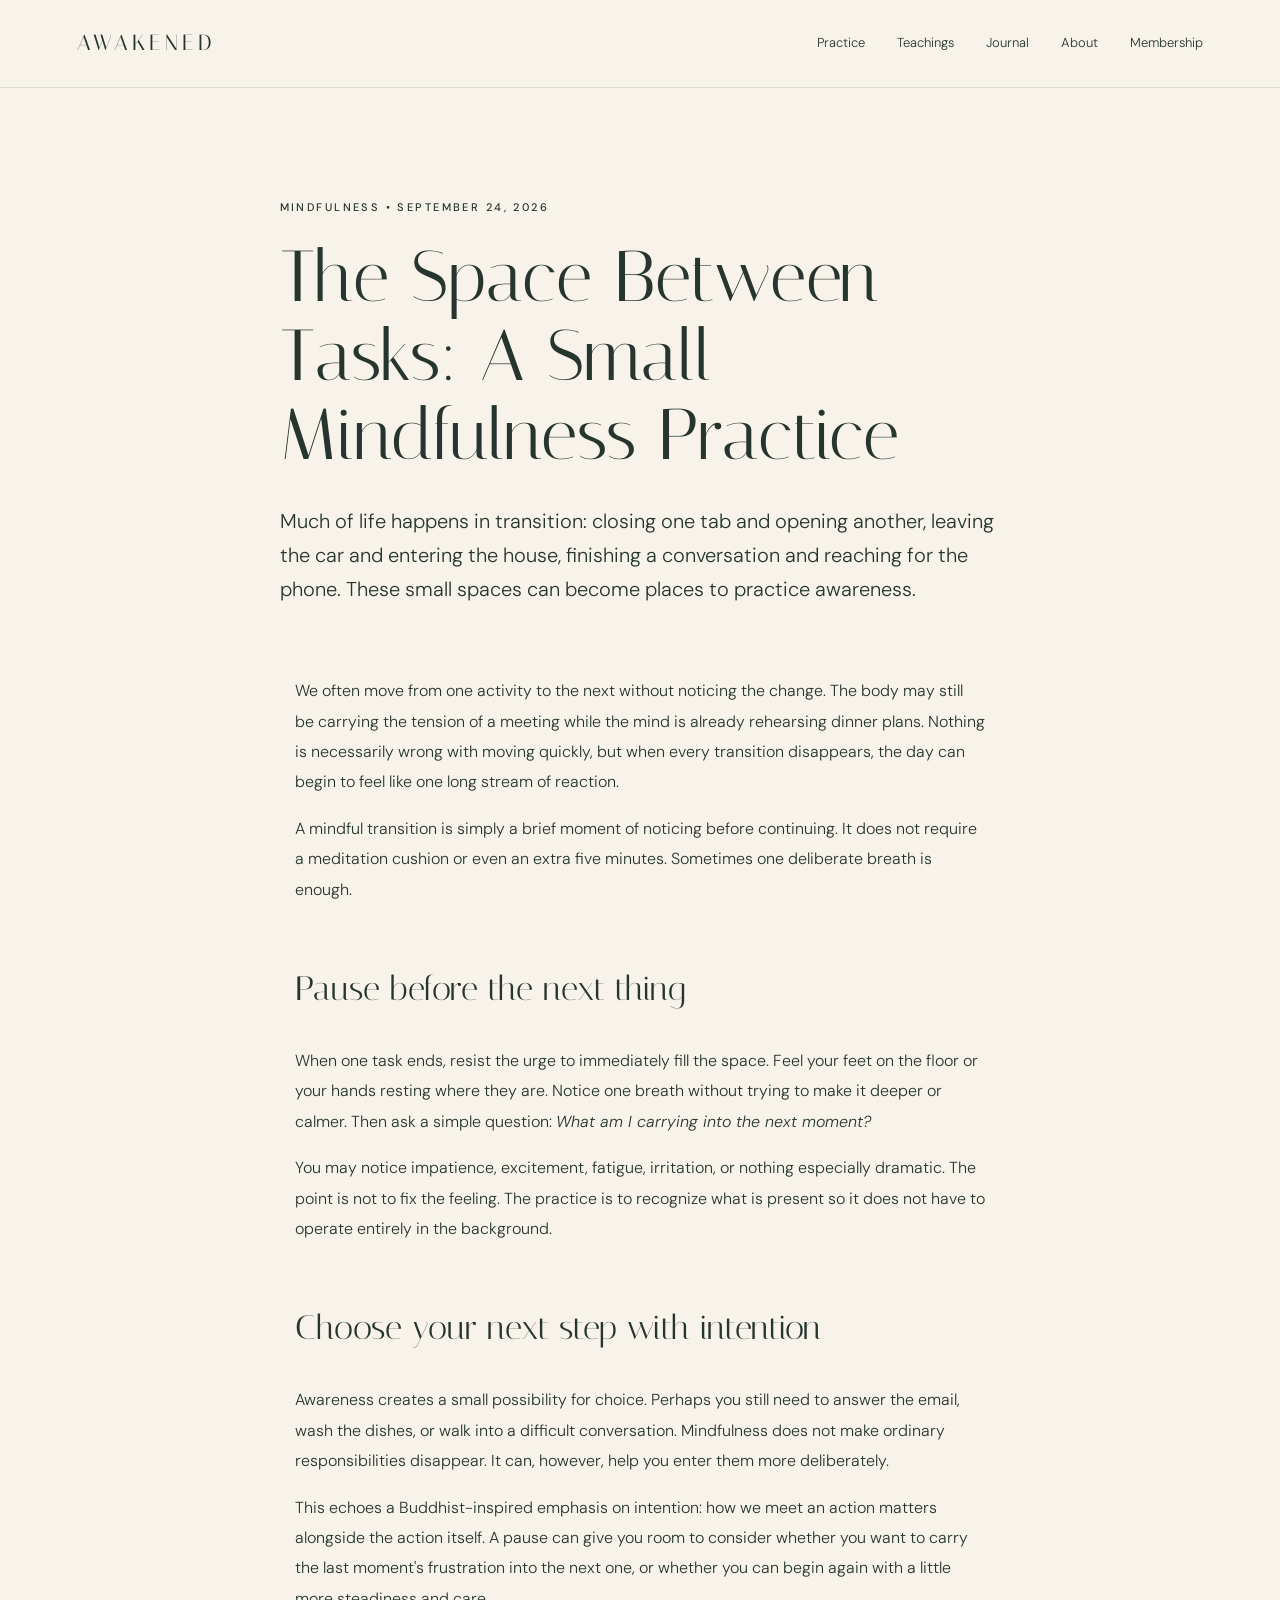
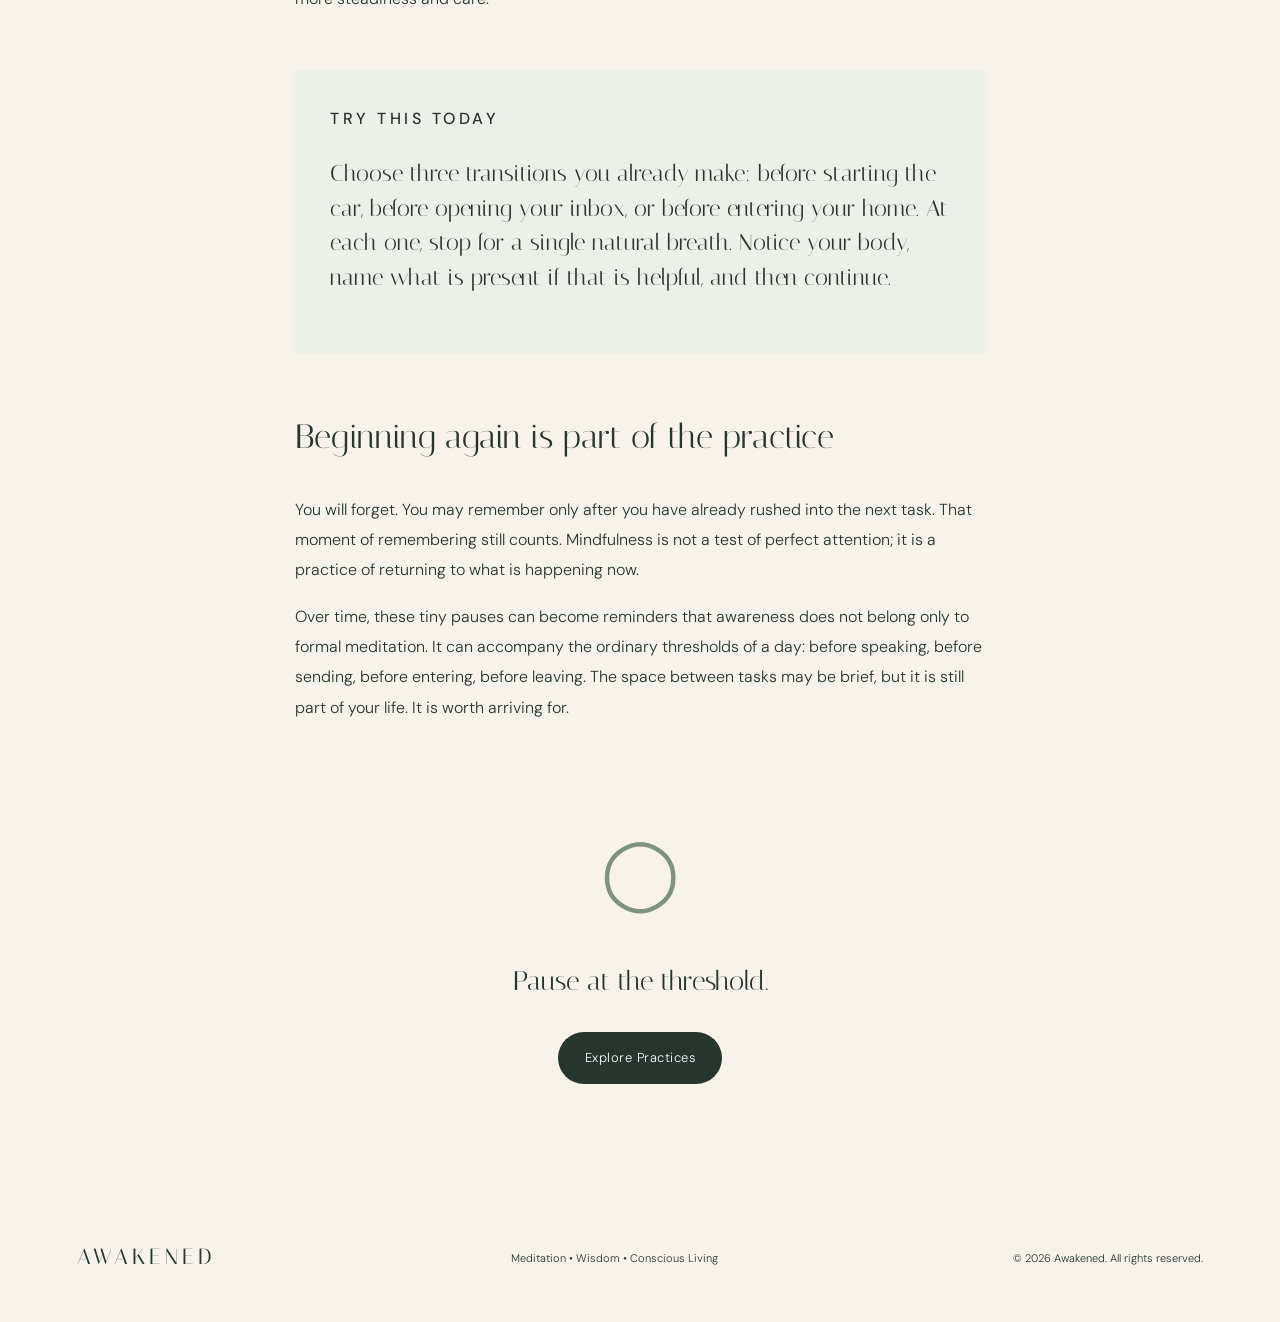
<file: blog/mindful-transition-between-tasks.html>
<!doctype html><html lang="en"><head><meta charset="utf-8"><meta name="viewport" content="width=device-width,initial-scale=1"><title>The Space Between Tasks: A Small Mindfulness Practice | Awakened</title><meta name="description" content="A practical mindfulness reflection on using brief transitions between everyday tasks to pause, notice, and choose what comes next."><link rel="stylesheet" href="../styles.css"></head><body><header class="nav page-nav"><a class="brand" href="../index.html">AWAKENED</a><button class="menu" aria-label="Open menu">☰</button><nav><a href="../practice.html">Practice</a><a href="../teachings.html">Teachings</a><a href="../blog.html">Journal</a><a href="../about.html">About</a><a href="../membership.html">Membership</a></nav></header><main><article class="article"><p class="eyebrow">MINDFULNESS • SEPTEMBER 24, 2026</p><h1>The Space Between Tasks: A Small Mindfulness Practice</h1><p class="article-lead">Much of life happens in transition: closing one tab and opening another, leaving the car and entering the house, finishing a conversation and reaching for the phone. These small spaces can become places to practice awareness.</p><div class="article-body"><p>We often move from one activity to the next without noticing the change. The body may still be carrying the tension of a meeting while the mind is already rehearsing dinner plans. Nothing is necessarily wrong with moving quickly, but when every transition disappears, the day can begin to feel like one long stream of reaction.</p><p>A mindful transition is simply a brief moment of noticing before continuing. It does not require a meditation cushion or even an extra five minutes. Sometimes one deliberate breath is enough.</p><h2>Pause before the next thing</h2><p>When one task ends, resist the urge to immediately fill the space. Feel your feet on the floor or your hands resting where they are. Notice one breath without trying to make it deeper or calmer. Then ask a simple question: <em>What am I carrying into the next moment?</em></p><p>You may notice impatience, excitement, fatigue, irritation, or nothing especially dramatic. The point is not to fix the feeling. The practice is to recognize what is present so it does not have to operate entirely in the background.</p><h2>Choose your next step with intention</h2><p>Awareness creates a small possibility for choice. Perhaps you still need to answer the email, wash the dishes, or walk into a difficult conversation. Mindfulness does not make ordinary responsibilities disappear. It can, however, help you enter them more deliberately.</p><p>This echoes a Buddhist-inspired emphasis on intention: how we meet an action matters alongside the action itself. A pause can give you room to consider whether you want to carry the last moment's frustration into the next one, or whether you can begin again with a little more steadiness and care.</p><div class="article-pause"><p class="eyebrow">TRY THIS TODAY</p><p>Choose three transitions you already make: before starting the car, before opening your inbox, or before entering your home. At each one, stop for a single natural breath. Notice your body, name what is present if that is helpful, and then continue.</p></div><h2>Beginning again is part of the practice</h2><p>You will forget. You may remember only after you have already rushed into the next task. That moment of remembering still counts. Mindfulness is not a test of perfect attention; it is a practice of returning to what is happening now.</p><p>Over time, these tiny pauses can become reminders that awareness does not belong only to formal meditation. It can accompany the ordinary thresholds of a day: before speaking, before sending, before entering, before leaving. The space between tasks may be brief, but it is still part of your life. It is worth arriving for.</p></div><div class="article-end"><div>◯</div><p>Pause at the threshold.</p><a class="pill" href="../practice.html">Explore Practices</a></div></article></main><footer><a class="brand" href="../index.html">AWAKENED</a><p>Meditation • Wisdom • Conscious Living</p><p>© 2026 Awakened. All rights reserved.</p></footer><script src="../script.js"></script></body></html>
</file>
<file: styles.css>
@import url('https://fonts.googleapis.com/css2?family=DM+Sans:wght@300;400;500&family=Italiana&display=swap');
:root{--ink:#26352d;--sage:#7f927f;--pale:#edf0e8;--sand:#e7ddcc;--cream:#f7f3eb;--white:#fff;--serif:'Italiana',serif;--sans:'DM Sans',sans-serif}*{box-sizing:border-box}html{scroll-behavior:smooth}body{margin:0;background:var(--cream);color:var(--ink);font-family:var(--sans);font-weight:300;line-height:1.7}.nav{height:88px;display:flex;align-items:center;justify-content:space-between;padding:0 6vw;border-bottom:1px solid rgba(38,53,45,.12);position:absolute;width:100%;z-index:5}.brand{font-family:var(--serif);font-size:22px;letter-spacing:.18em;color:var(--ink);text-decoration:none}.nav nav{display:flex;gap:32px;align-items:center}.nav nav a{color:var(--ink);text-decoration:none;font-size:13px}.menu{display:none;background:none;border:0;font-size:22px}.hero{min-height:760px;padding:190px 8vw 100px;position:relative;overflow:hidden;background:linear-gradient(110deg,#f4efe5 0%,#e9eadf 100%)}.hero-inner{max-width:760px;position:relative;z-index:2}.eyebrow{font-size:11px;letter-spacing:.22em;font-weight:500;margin:0 0 20px}.hero h1{font-family:var(--serif);font-size:clamp(55px,7vw,96px);line-height:1.02;font-weight:400;margin:0 0 30px}.hero h1 em{font-weight:400;color:var(--sage)}.lead{font-size:19px;max-width:570px}.actions{display:flex;gap:30px;align-items:center;margin-top:40px}.pill{display:inline-block;background:var(--ink);color:white!important;text-decoration:none;padding:15px 27px;border-radius:99px;font-size:13px;letter-spacing:.04em}.pill.small{padding:10px 19px}.text-link{color:var(--ink);text-decoration:none;border-bottom:1px solid #89958d;padding-bottom:3px}.orb{position:absolute;width:560px;height:560px;border-radius:50%;right:-90px;top:130px;background:radial-gradient(circle at 35% 35%,rgba(255,255,255,.9),rgba(127,146,127,.28));filter:blur(1px)}.intro{text-align:center;padding:120px 8vw;max-width:1050px;margin:auto}.intro h2,.section-head h2,.about h2,.membership h2,.newsletter h2{font-family:var(--serif);font-size:clamp(36px,4vw,57px);line-height:1.18;font-weight:400;margin:0 0 25px}.intro>p:last-child{max-width:680px;margin:25px auto 0}.cards-wrap{padding:100px 7vw;background:var(--pale)}.section-head{display:flex;justify-content:space-between;gap:50px;align-items:end;max-width:1200px;margin:auto}.section-head>p{max-width:390px}.cards{display:grid;grid-template-columns:repeat(3,1fr);max-width:1200px;margin:50px auto 0;border-top:1px solid #b8c1b7}.cards article{padding:38px 35px;border-right:1px solid #b8c1b7}.cards article:last-child{border:0}.cards span{font-size:11px}.icon{font-size:42px;margin:55px 0 20px}.cards h3,.member-card h3{font-family:var(--serif);font-size:30px;font-weight:400}.cards a{color:var(--ink);font-size:13px}.about{display:grid;grid-template-columns:1fr 1fr;gap:9vw;padding:130px 8vw;align-items:center}.portrait{min-height:580px;background:#d9ded4;display:flex;flex-direction:column;justify-content:center;align-items:center;text-align:center}.enso{font-size:160px;font-weight:100;line-height:1;color:#879687}.portrait p{font-size:12px;letter-spacing:.1em}.about>div:last-child{max-width:540px}.quote{background:var(--ink);color:white;text-align:center;padding:110px 8vw}.enso-small{font-size:60px;opacity:.5}.quote blockquote{font-family:var(--serif);font-size:clamp(35px,5vw,64px);max-width:900px;margin:25px auto;line-height:1.2}.membership{padding:120px 8vw;display:grid;grid-template-columns:1.2fr .8fr;gap:10vw;align-items:center}.membership>div:first-child{max-width:650px}.member-card{background:var(--sand);padding:50px}.member-card ul{padding:0;list-style:none;margin:30px 0}.member-card li{padding:10px 0;border-bottom:1px solid rgba(38,53,45,.15)}.member-card li:before{content:'✓';margin-right:12px}.full{display:block;text-align:center;margin:30px 0 15px}.member-card small{display:block;text-align:center}.newsletter{text-align:center;background:#899a89;color:white;padding:100px 8vw}.newsletter p{margin:12px auto 30px}.light{background:white;color:var(--ink)!important}footer{padding:45px 6vw;display:flex;justify-content:space-between;align-items:center;font-size:11px}footer p{margin:0}@media(max-width:800px){.nav nav{display:none}.nav nav.open{display:flex;position:absolute;top:88px;left:0;right:0;background:var(--cream);padding:30px;flex-direction:column}.menu{display:block}.hero{min-height:700px;padding-top:170px}.orb{width:350px;height:350px;right:-180px;top:300px}.section-head{display:block}.cards{grid-template-columns:1fr}.cards article{border-right:0;border-bottom:1px solid #b8c1b7}.about,.membership{grid-template-columns:1fr}.portrait{min-height:400px}.membership{gap:50px}footer{flex-direction:column;gap:15px;text-align:center}}
/* Interior pages */
.page-nav{position:relative;background:var(--cream)}
.page-hero{padding:120px 8vw 110px;text-align:center;background:linear-gradient(135deg,#f4efe5,#e5e9df)}
.page-hero h1{font-family:var(--serif);font-size:clamp(52px,7vw,88px);font-weight:400;line-height:1.05;margin:0 auto 25px;max-width:900px}
.page-hero>p:last-child{max-width:680px;margin:0 auto;font-size:18px}
.page-content{padding:100px 8vw 120px;max-width:1200px;margin:auto}
.page-cards{display:grid;grid-template-columns:repeat(3,1fr);gap:1px;background:#c7cec5;border:1px solid #c7cec5}
.page-cards article{background:var(--cream);padding:45px 38px;min-height:300px}
.page-cards span{font-size:11px;letter-spacing:.15em}
.page-cards h2{font-family:var(--serif);font-size:32px;font-weight:400;margin-top:65px}
.page-note{text-align:center;max-width:720px;margin:100px auto 0}
.page-note .enso-small{color:var(--sage)}
.page-note>p{font-family:var(--serif);font-size:30px;line-height:1.4;margin:15px 0 30px}
@media(max-width:800px){.page-hero{padding:90px 7vw 80px}.page-content{padding:70px 7vw 90px}.page-cards{grid-template-columns:1fr}.page-cards article{min-height:240px}.page-cards h2{margin-top:35px}.page-note{margin-top:70px}}

/* Practice library */
.practice-hero{padding-bottom:70px}.practice-filter{display:flex;flex-wrap:wrap;justify-content:center;gap:10px;margin-top:40px}.practice-filter a{border:1px solid rgba(38,53,45,.25);border-radius:99px;padding:8px 15px;color:var(--ink);text-decoration:none;font-size:12px;background:rgba(255,255,255,.3)}.practice-library{max-width:1200px;margin:auto;padding:80px 7vw 120px}.featured-practice{background:var(--ink);color:#fff;display:grid;grid-template-columns:1.15fr .85fr;min-height:430px;margin-bottom:110px}.featured-practice>div:first-child{padding:60px}.featured-practice h2,.library-heading h2,.practice-members h2{font-family:var(--serif);font-weight:400;font-size:clamp(36px,4vw,55px);line-height:1.15;margin:0 0 20px}.featured-practice p:not(.eyebrow){max-width:540px}.practice-art{display:flex;align-items:center;justify-content:center;background:#7f927f}.practice-circle{font-size:180px;font-weight:100;opacity:.55}.play-button{width:52px;height:52px;border-radius:50%;border:1px solid rgba(255,255,255,.6);background:transparent;color:white;font-size:16px;margin-top:25px;cursor:default}.audio-note{font-size:11px;margin-left:15px;opacity:.65}.practice-section{padding:85px 0;border-top:1px solid #c7cec5;scroll-margin-top:30px}.library-heading{display:grid;grid-template-columns:1fr .7fr;gap:70px;align-items:end;margin-bottom:40px}.library-heading p:last-child{max-width:400px}.meditation-grid{display:grid;grid-template-columns:repeat(3,1fr);gap:18px}.meditation-grid article{background:#fff;padding:32px;min-height:235px;position:relative;transition:transform .2s ease}.meditation-grid article:hover{transform:translateY(-3px)}.duration{font-size:10px;letter-spacing:.18em;color:var(--sage)}.meditation-grid h3{font-family:var(--serif);font-weight:400;font-size:27px;margin:45px 0 8px}.meditation-grid p{font-size:14px;margin:0 0 25px}.meditation-grid span{font-size:10px;text-transform:uppercase;letter-spacing:.14em}.practice-members{text-align:center;background:var(--sage);color:white;padding:100px 8vw}.practice-members p:not(.eyebrow){max-width:570px;margin:0 auto 30px}@media(max-width:800px){.featured-practice{grid-template-columns:1fr}.featured-practice>div:first-child{padding:40px 30px}.practice-art{min-height:250px}.library-heading{grid-template-columns:1fr;gap:10px}.meditation-grid{grid-template-columns:1fr}.practice-section{padding:60px 0}.practice-library{padding-top:50px}.featured-practice{margin-bottom:70px}}

/* Journal */
.blog-index{max-width:1100px;margin:auto;padding:90px 7vw 120px}.blog-feature{display:grid;grid-template-columns:1.5fr .5fr;gap:70px;align-items:center;border-bottom:1px solid #c7cec5;padding-bottom:80px}.blog-feature h2{font-family:var(--serif);font-size:clamp(35px,4vw,55px);font-weight:400;line-height:1.2}.blog-feature h2 a{color:var(--ink);text-decoration:none}.journal-mark{font-size:160px;text-align:center;color:var(--sage)}.blog-coming{max-width:620px;margin:80px auto 0;text-align:center}.article{max-width:900px;margin:auto;padding:110px 7vw}.article h1{font-family:var(--serif);font-size:clamp(45px,6vw,72px);font-weight:400;line-height:1.1;margin:15px 0 30px}.article-lead{font-size:20px;max-width:760px}.article-body{max-width:690px;margin:70px auto 0}.article-body h2{font-family:var(--serif);font-size:34px;font-weight:400;margin-top:55px}.article-body p{font-size:16px;line-height:1.9}.article-pause{background:var(--pale);padding:35px;margin:55px 0}.article-pause p:last-child{font-family:var(--serif);font-size:23px;line-height:1.5}.article-end{text-align:center;margin-top:90px}.article-end>div{font-size:70px;color:var(--sage)}.article-end>p{font-family:var(--serif);font-size:27px}@media(max-width:800px){.blog-feature{grid-template-columns:1fr}.journal-mark{display:none}.article{padding-top:80px}}
</file>
